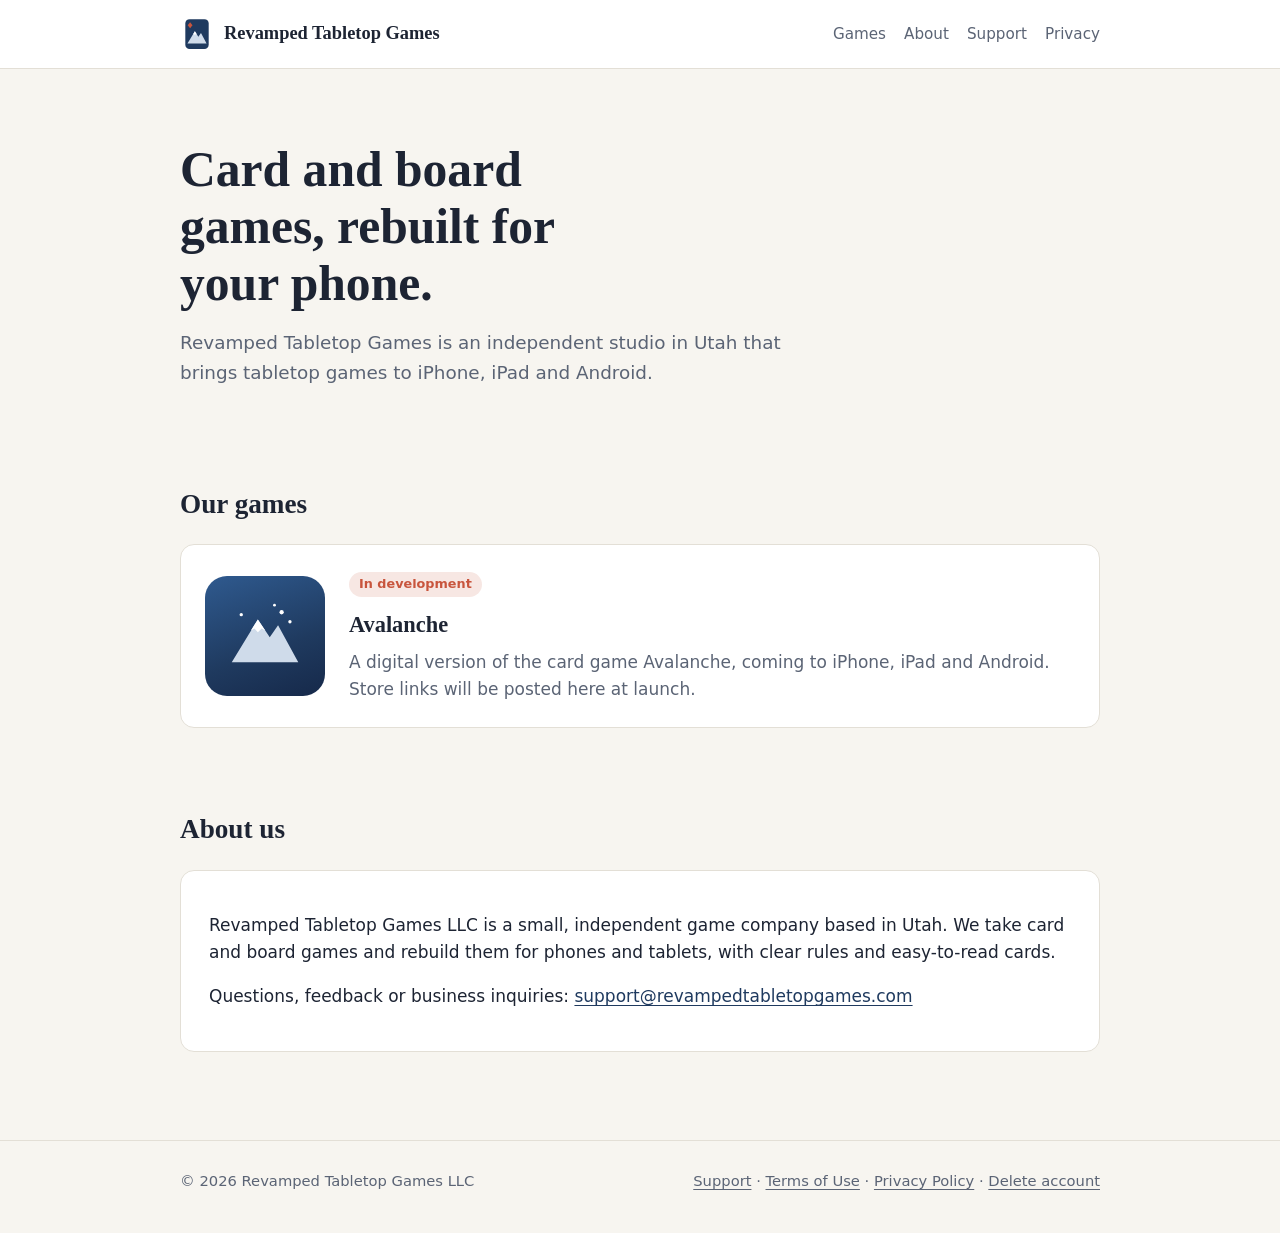
<file: index.html>
<!doctype html>
<html lang="en">
<head>
  <meta charset="utf-8">
  <meta name="viewport" content="width=device-width, initial-scale=1">
  <title>Revamped Tabletop Games</title>
  <meta name="description" content="Revamped Tabletop Games LLC makes mobile versions of card and board games for iPhone, iPad and Android.">
  <link rel="icon" href="favicon.svg" type="image/svg+xml">
  <link rel="stylesheet" href="styles.css">
</head>
<body>
  <header class="site-header">
    <div class="wrap">
      <a class="brand" href="./">
        <svg viewBox="0 0 64 64" aria-hidden="true">
          <rect class="logo-card" x="10" y="4" width="44" height="56" rx="8"/>
          <path class="logo-accent" d="M19 10l4.5 5.5-4.5 5.5-4.5-5.5z"/>
          <path fill="#cfdbea" d="M14 50 28 27l6.5 10 5-7L50 50z"/>
          <path fill="#ffffff" d="M28 27l3.9 6-1.9-1-2 2-1.8-2-1.85 1z"/>
        </svg>
        Revamped Tabletop Games
      </a>
      <nav class="nav" aria-label="Main">
        <a href="#games">Games</a>
        <a href="#about">About</a>
        <a href="support.html">Support</a>
        <a href="privacy.html">Privacy</a>
      </nav>
    </div>
  </header>

  <main>
    <div class="wrap hero">
      <h1>Card and board games, rebuilt for your phone.</h1>
      <p>Revamped Tabletop Games is an independent studio in Utah that brings tabletop games to iPhone, iPad and Android.</p>
    </div>

    <section id="games">
      <div class="wrap">
        <h2>Our games</h2>
        <article class="game-card">
          <div class="game-art" aria-hidden="true">
            <svg viewBox="0 0 64 64">
              <path fill="#cfdbea" d="M4 54 26 18l10 15 7-10 17 31z"/>
              <path fill="#ffffff" d="M26 18l6.2 9.3-3-1.6-3.2 3.1-2.9-3.1-3 1.6z"/>
              <circle cx="46" cy="12" r="1.8" fill="#ffffff"/>
              <circle cx="53" cy="20" r="1.4" fill="#ffffff"/>
              <circle cx="40" cy="6" r="1.2" fill="#ffffff"/>
              <circle cx="12" cy="14" r="1.4" fill="#ffffff"/>
            </svg>
          </div>
          <div>
            <span class="badge">In development</span>
            <h3>Avalanche</h3>
            <p>A digital version of the card game Avalanche, coming to iPhone, iPad and Android. Store links will be posted here at launch.</p>
          </div>
        </article>
      </div>
    </section>

    <section id="about">
      <div class="wrap">
        <h2>About us</h2>
        <div class="panel">
          <p>Revamped Tabletop Games LLC is a small, independent game company based in Utah. We take card and board games and rebuild them for phones and tablets, with clear rules and easy-to-read cards.</p>
          <p>Questions, feedback or business inquiries: <a href="mailto:support@revampedtabletopgames.com">support@revampedtabletopgames.com</a></p>
        </div>
      </div>
    </section>
  </main>

  <footer class="site-footer">
    <div class="wrap">
      <span>&copy; 2026 Revamped Tabletop Games LLC</span>
      <span><a href="support.html">Support</a> &middot; <a href="terms.html">Terms of Use</a> &middot; <a href="privacy.html">Privacy Policy</a> &middot; <a href="delete-account.html">Delete account</a></span>
    </div>
  </footer>
</body>
</html>
</file>
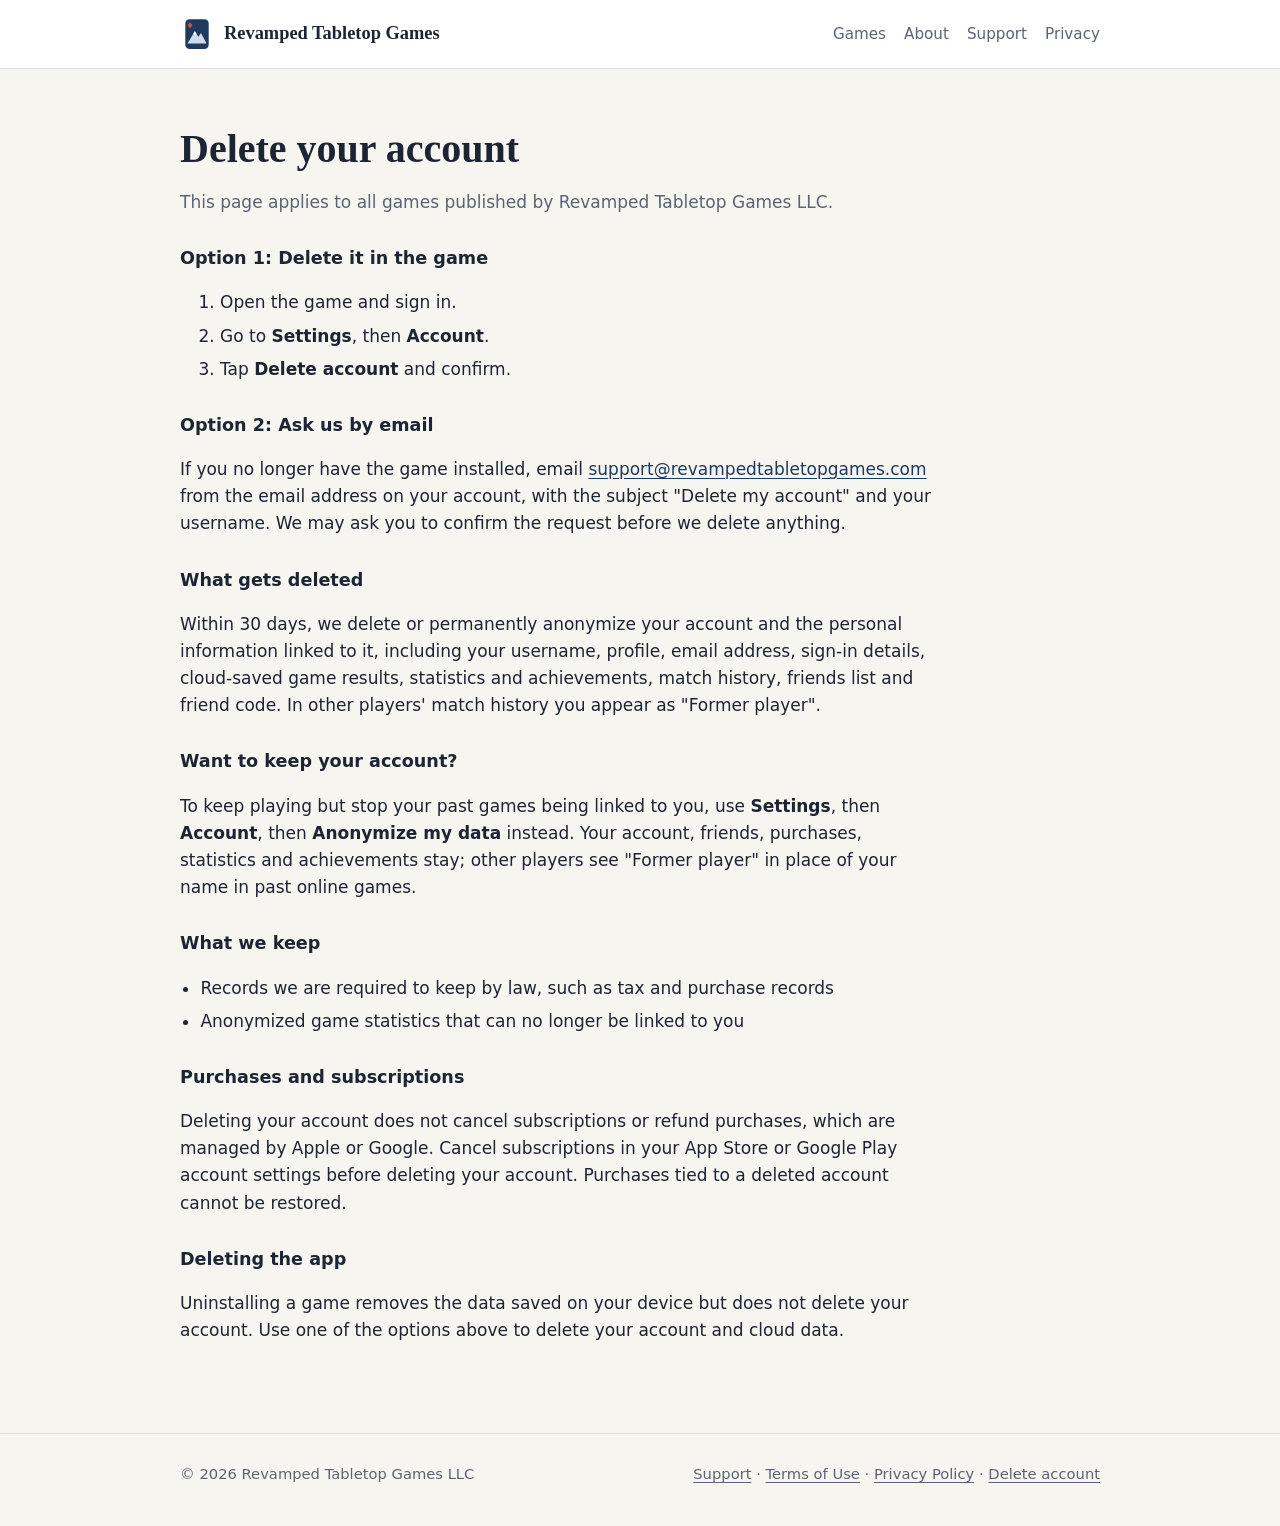
<file: delete-account.html>
<!doctype html>
<html lang="en">
<head>
  <meta charset="utf-8">
  <meta name="viewport" content="width=device-width, initial-scale=1">
  <title>Delete Your Account | Revamped Tabletop Games</title>
  <meta name="description" content="How to delete your Revamped Tabletop Games account and the data associated with it.">
  <link rel="icon" href="favicon.svg" type="image/svg+xml">
  <link rel="stylesheet" href="styles.css">
</head>
<body>
  <header class="site-header">
    <div class="wrap">
      <a class="brand" href="./">
        <svg viewBox="0 0 64 64" aria-hidden="true">
          <rect class="logo-card" x="10" y="4" width="44" height="56" rx="8"/>
          <path class="logo-accent" d="M19 10l4.5 5.5-4.5 5.5-4.5-5.5z"/>
          <path fill="#cfdbea" d="M14 50 28 27l6.5 10 5-7L50 50z"/>
          <path fill="#ffffff" d="M28 27l3.9 6-1.9-1-2 2-1.8-2-1.85 1z"/>
        </svg>
        Revamped Tabletop Games
      </a>
      <nav class="nav" aria-label="Main">
        <a href="./#games">Games</a>
        <a href="./#about">About</a>
        <a href="support.html">Support</a>
        <a href="privacy.html">Privacy</a>
      </nav>
    </div>
  </header>

  <main class="wrap page">
    <h1>Delete your account</h1>
    <p class="lede">This page applies to all games published by Revamped Tabletop Games LLC.</p>

    <div class="prose">
      <h3>Option 1: Delete it in the game</h3>
      <ol>
        <li>Open the game and sign in.</li>
        <li>Go to <strong>Settings</strong>, then <strong>Account</strong>.</li>
        <li>Tap <strong>Delete account</strong> and confirm.</li>
      </ol>

      <h3>Option 2: Ask us by email</h3>
      <p>If you no longer have the game installed, email <a href="mailto:support@revampedtabletopgames.com?subject=Delete%20my%20account">support@revampedtabletopgames.com</a> from the email address on your account, with the subject "Delete my account" and your username. We may ask you to confirm the request before we delete anything.</p>

      <h3>What gets deleted</h3>
      <p>Within 30 days, we delete or permanently anonymize your account and the personal information linked to it, including your username, profile, email address, sign-in details, cloud-saved game results, statistics and achievements, match history, friends list and friend code. In other players' match history you appear as "Former player".</p>

      <h3>Want to keep your account?</h3>
      <p>To keep playing but stop your past games being linked to you, use <strong>Settings</strong>, then <strong>Account</strong>, then <strong>Anonymize my data</strong> instead. Your account, friends, purchases, statistics and achievements stay; other players see "Former player" in place of your name in past online games.</p>

      <h3>What we keep</h3>
      <ul>
        <li>Records we are required to keep by law, such as tax and purchase records</li>
        <li>Anonymized game statistics that can no longer be linked to you</li>
      </ul>

      <h3>Purchases and subscriptions</h3>
      <p>Deleting your account does not cancel subscriptions or refund purchases, which are managed by Apple or Google. Cancel subscriptions in your App Store or Google Play account settings before deleting your account. Purchases tied to a deleted account cannot be restored.</p>

      <h3>Deleting the app</h3>
      <p>Uninstalling a game removes the data saved on your device but does not delete your account. Use one of the options above to delete your account and cloud data.</p>
    </div>
  </main>

  <footer class="site-footer">
    <div class="wrap">
      <span>&copy; 2026 Revamped Tabletop Games LLC</span>
      <span><a href="support.html">Support</a> &middot; <a href="terms.html">Terms of Use</a> &middot; <a href="privacy.html">Privacy Policy</a> &middot; <a href="delete-account.html">Delete account</a></span>
    </div>
  </footer>
</body>
</html>
</file>
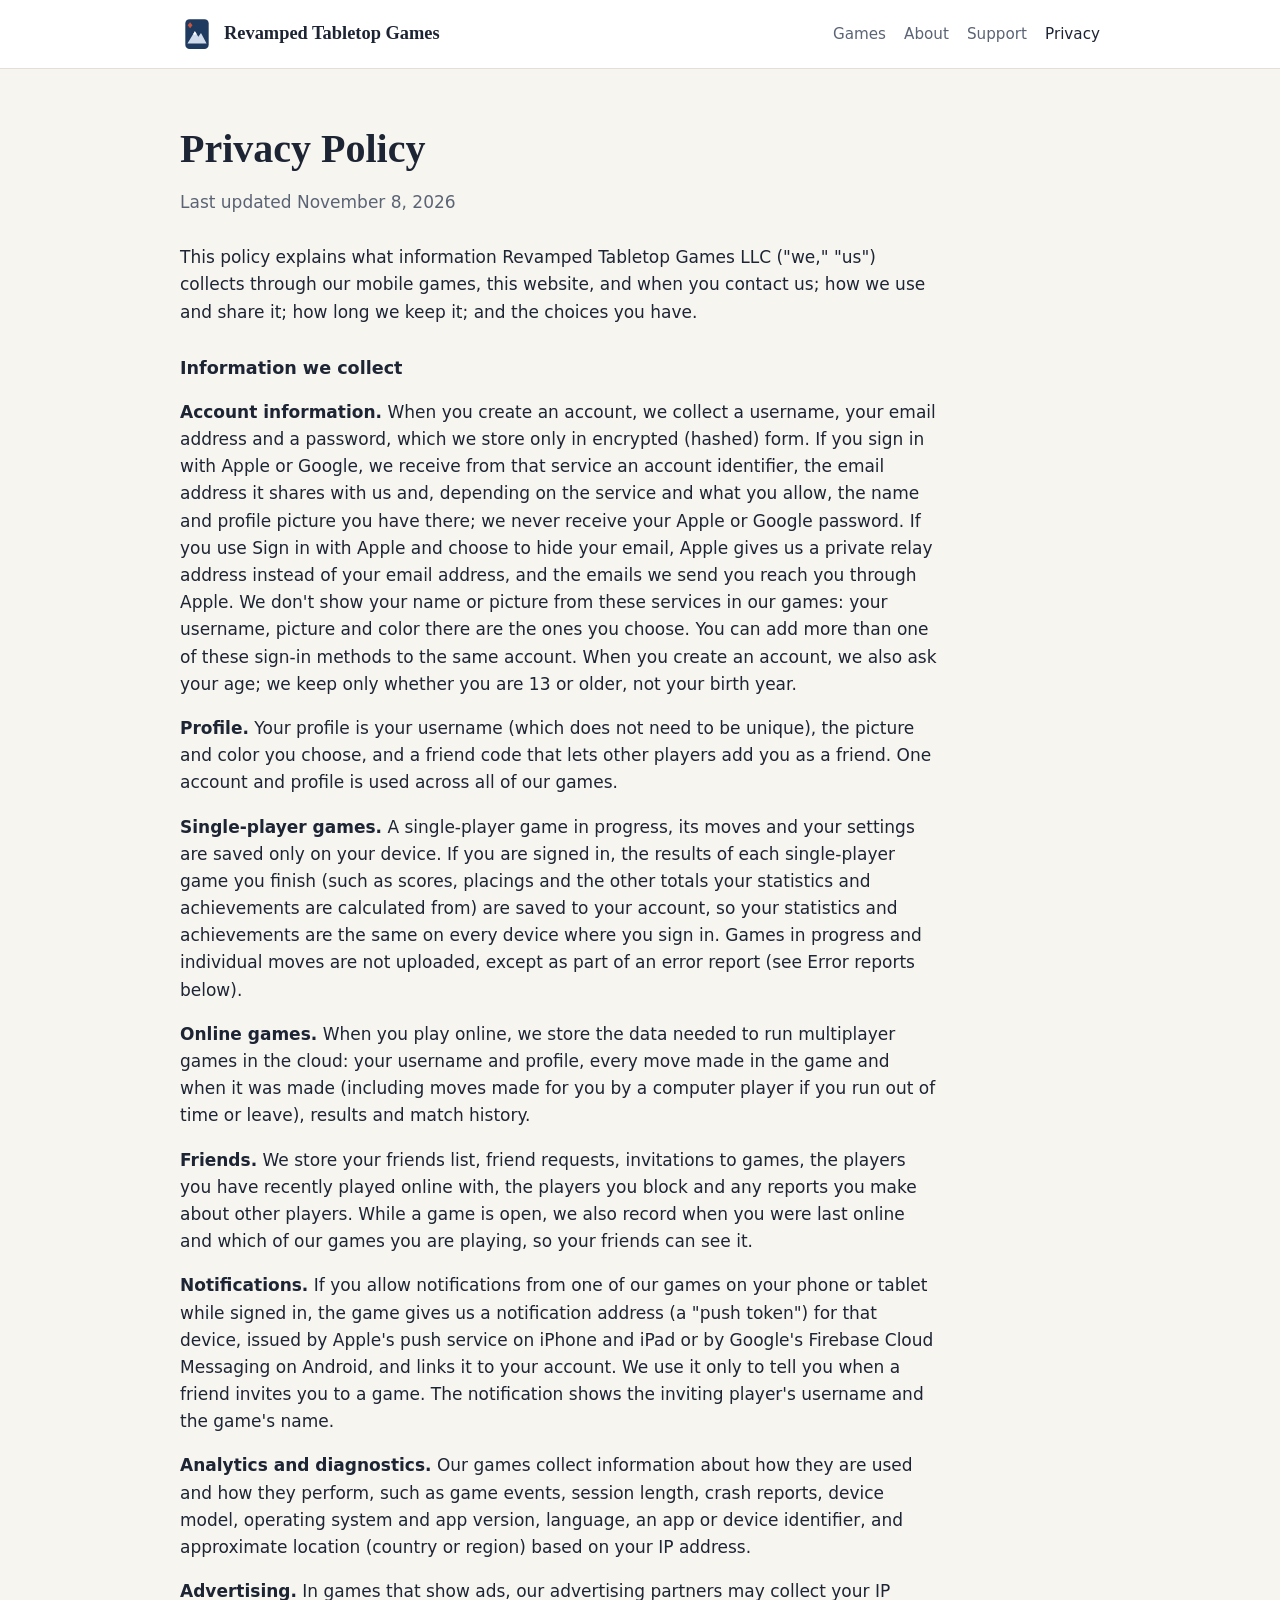
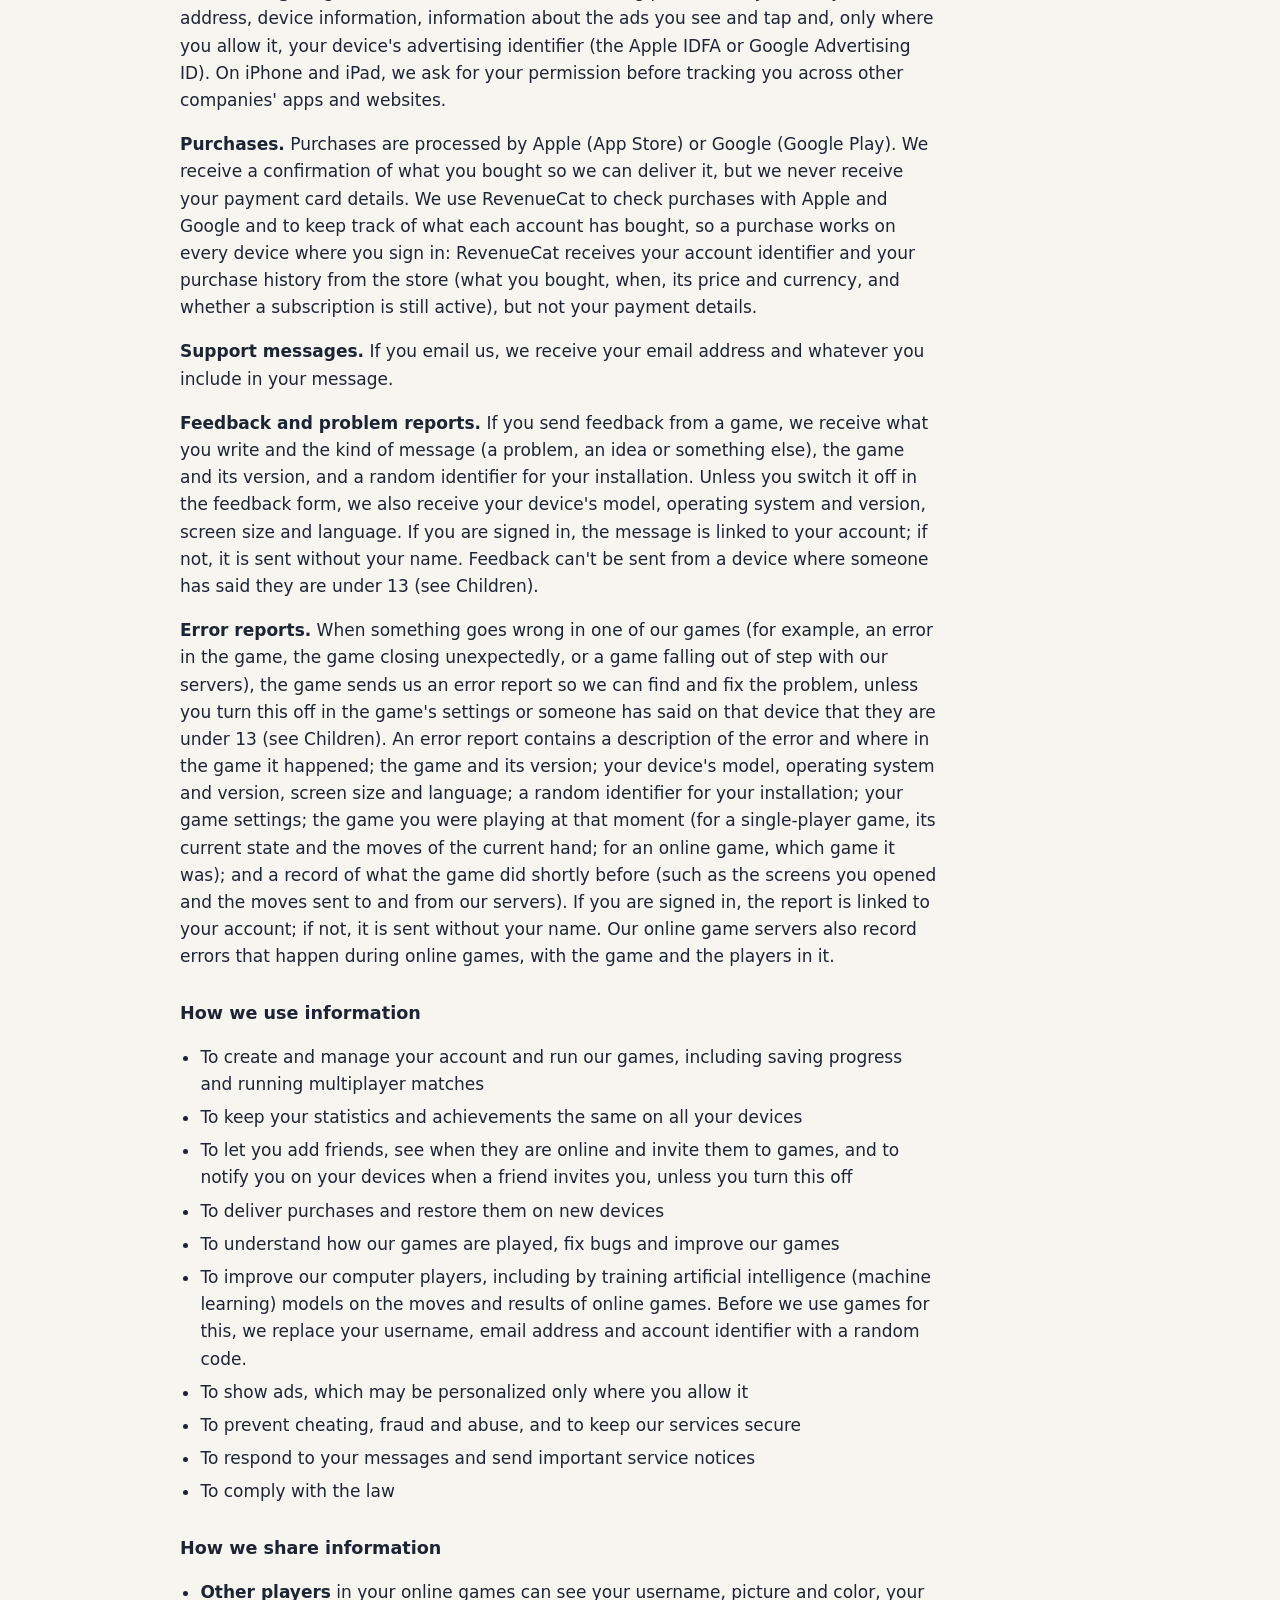
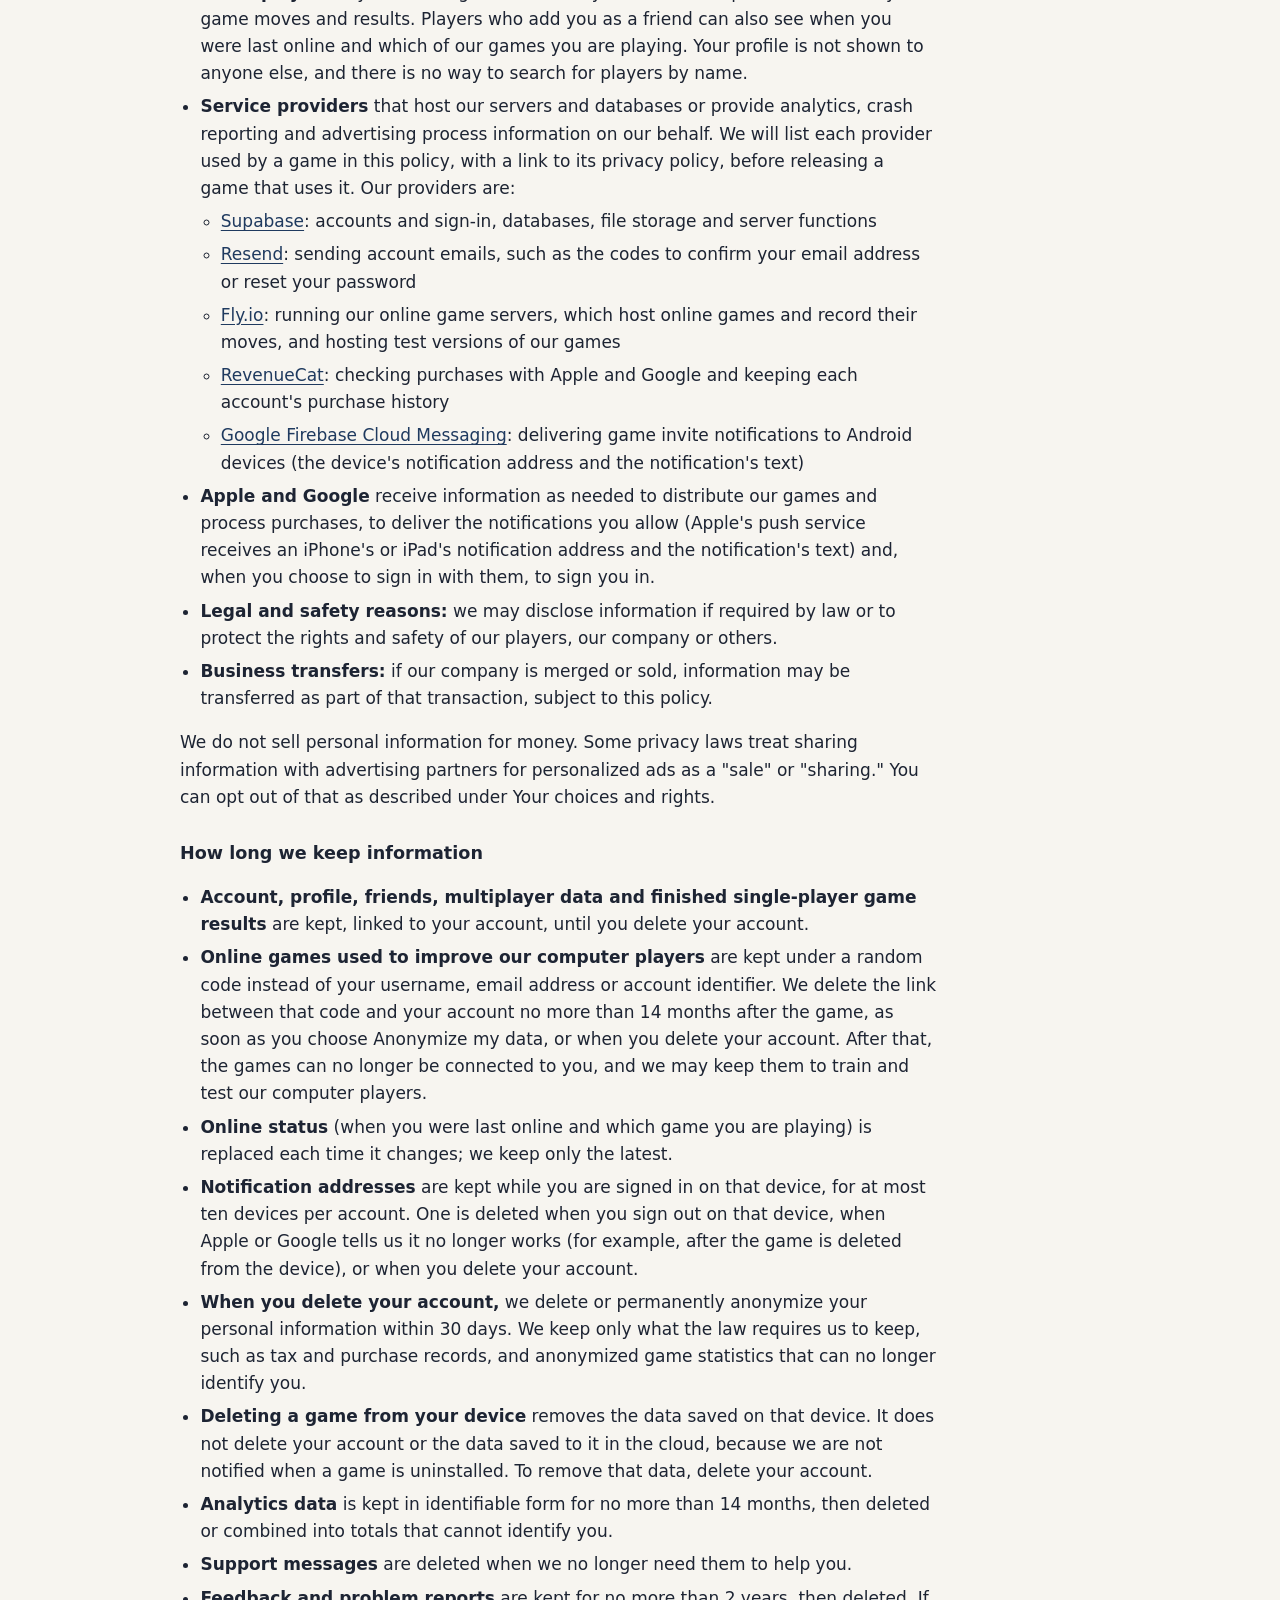
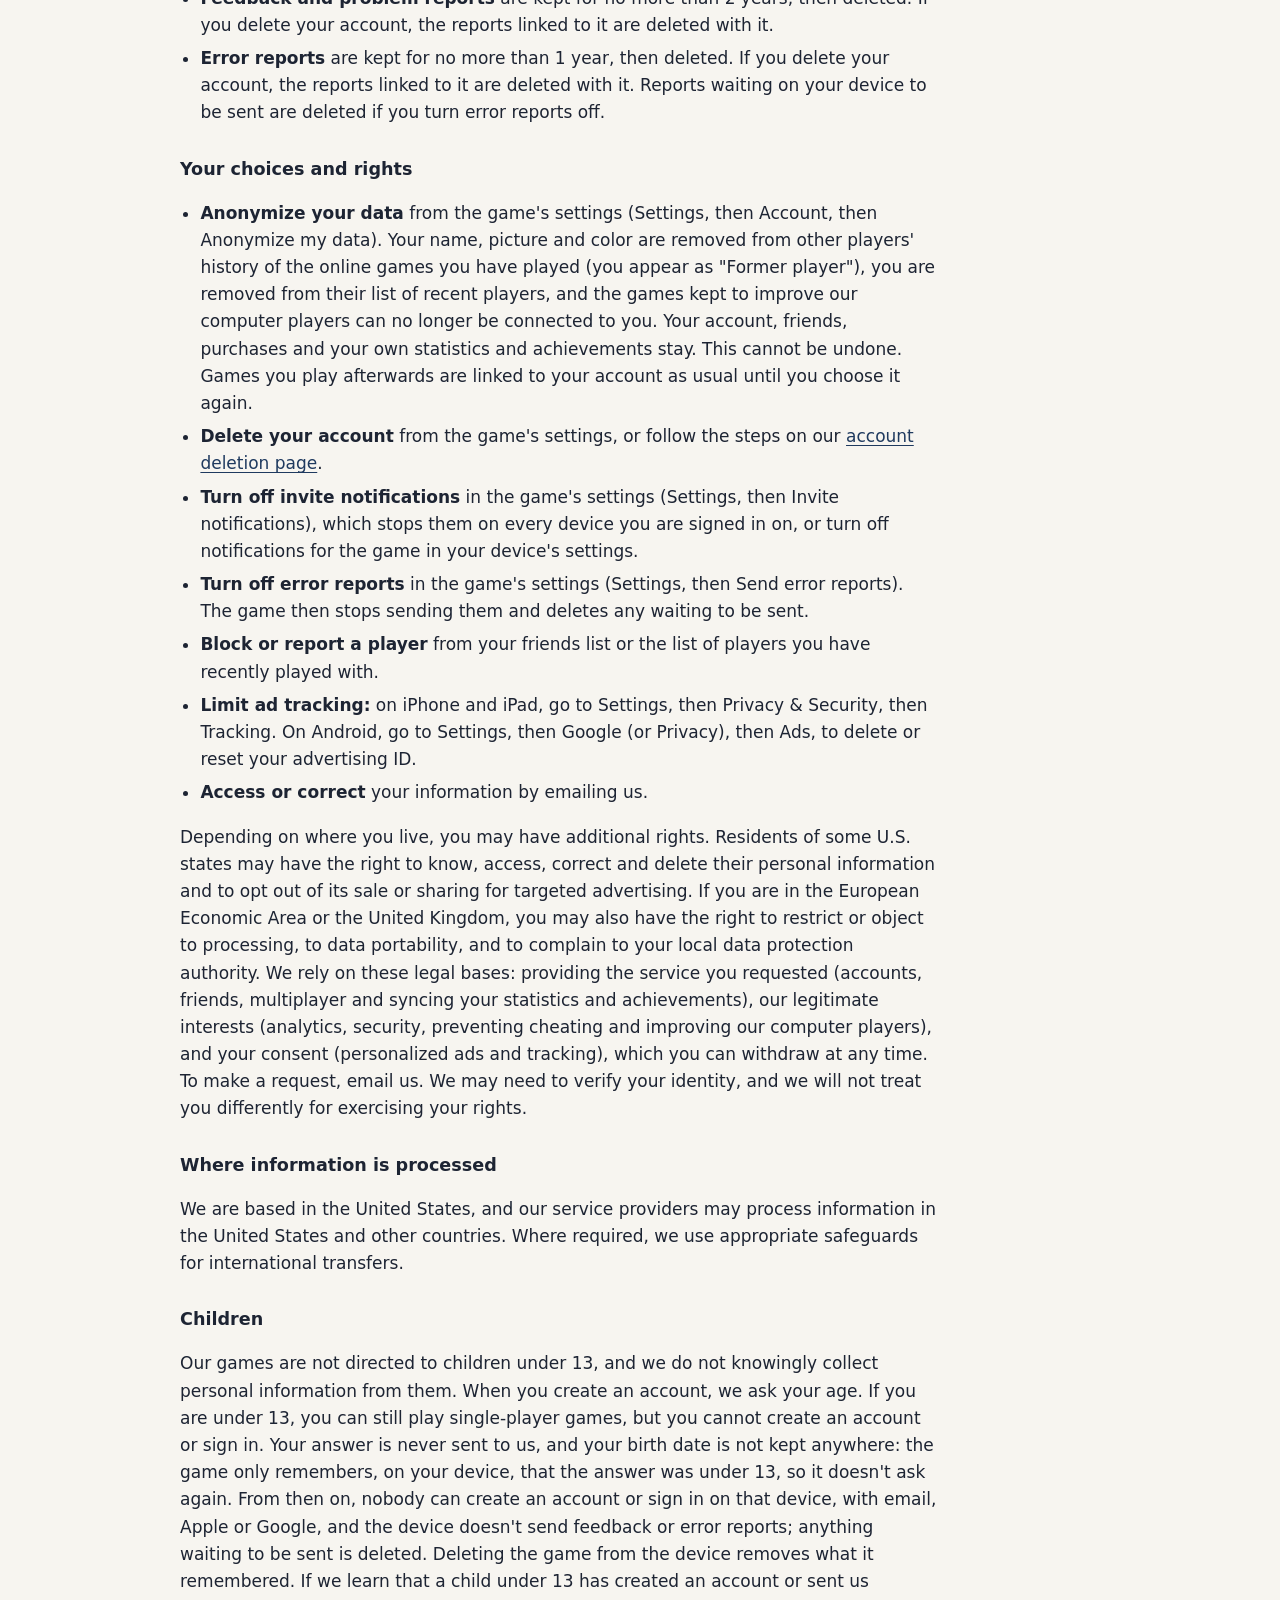
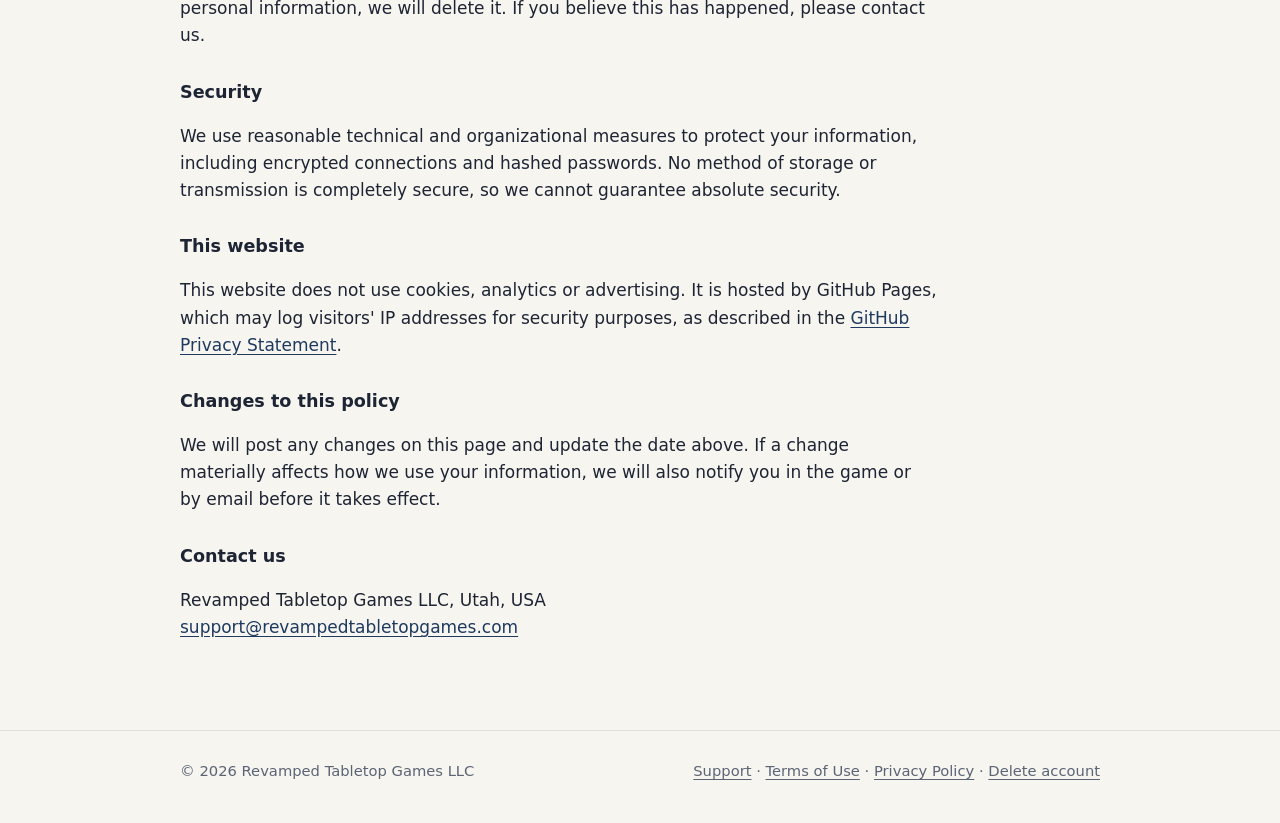
<file: privacy.html>
<!doctype html>
<html lang="en">
<head>
  <meta charset="utf-8">
  <meta name="viewport" content="width=device-width, initial-scale=1">
  <title>Privacy Policy | Revamped Tabletop Games</title>
  <meta name="description" content="Privacy Policy for Revamped Tabletop Games LLC and its games.">
  <link rel="icon" href="favicon.svg" type="image/svg+xml">
  <link rel="stylesheet" href="styles.css">
</head>
<body>
  <header class="site-header">
    <div class="wrap">
      <a class="brand" href="./">
        <svg viewBox="0 0 64 64" aria-hidden="true">
          <rect class="logo-card" x="10" y="4" width="44" height="56" rx="8"/>
          <path class="logo-accent" d="M19 10l4.5 5.5-4.5 5.5-4.5-5.5z"/>
          <path fill="#cfdbea" d="M14 50 28 27l6.5 10 5-7L50 50z"/>
          <path fill="#ffffff" d="M28 27l3.9 6-1.9-1-2 2-1.8-2-1.85 1z"/>
        </svg>
        Revamped Tabletop Games
      </a>
      <nav class="nav" aria-label="Main">
        <a href="./#games">Games</a>
        <a href="./#about">About</a>
        <a href="support.html">Support</a>
        <a href="privacy.html" aria-current="page">Privacy</a>
      </nav>
    </div>
  </header>

  <main class="wrap page">
    <h1>Privacy Policy</h1>
    <p class="lede">Last updated November 8, 2026</p>

    <div class="prose">
      <p>This policy explains what information Revamped Tabletop Games LLC ("we," "us") collects through our mobile games, this website, and when you contact us; how we use and share it; how long we keep it; and the choices you have.</p>

      <h3>Information we collect</h3>
      <p><strong>Account information.</strong> When you create an account, we collect a username, your email address and a password, which we store only in encrypted (hashed) form. If you sign in with Apple or Google, we receive from that service an account identifier, the email address it shares with us and, depending on the service and what you allow, the name and profile picture you have there; we never receive your Apple or Google password. If you use Sign in with Apple and choose to hide your email, Apple gives us a private relay address instead of your email address, and the emails we send you reach you through Apple. We don't show your name or picture from these services in our games: your username, picture and color there are the ones you choose. You can add more than one of these sign-in methods to the same account. When you create an account, we also ask your age; we keep only whether you are 13 or older, not your birth year.</p>
      <p><strong>Profile.</strong> Your profile is your username (which does not need to be unique), the picture and color you choose, and a friend code that lets other players add you as a friend. One account and profile is used across all of our games.</p>
      <p><strong>Single-player games.</strong> A single-player game in progress, its moves and your settings are saved only on your device. If you are signed in, the results of each single-player game you finish (such as scores, placings and the other totals your statistics and achievements are calculated from) are saved to your account, so your statistics and achievements are the same on every device where you sign in. Games in progress and individual moves are not uploaded, except as part of an error report (see Error reports below).</p>
      <p><strong>Online games.</strong> When you play online, we store the data needed to run multiplayer games in the cloud: your username and profile, every move made in the game and when it was made (including moves made for you by a computer player if you run out of time or leave), results and match history.</p>
      <p><strong>Friends.</strong> We store your friends list, friend requests, invitations to games, the players you have recently played online with, the players you block and any reports you make about other players. While a game is open, we also record when you were last online and which of our games you are playing, so your friends can see it.</p>
      <p><strong>Notifications.</strong> If you allow notifications from one of our games on your phone or tablet while signed in, the game gives us a notification address (a "push token") for that device, issued by Apple's push service on iPhone and iPad or by Google's Firebase Cloud Messaging on Android, and links it to your account. We use it only to tell you when a friend invites you to a game. The notification shows the inviting player's username and the game's name.</p>
      <p><strong>Analytics and diagnostics.</strong> Our games collect information about how they are used and how they perform, such as game events, session length, crash reports, device model, operating system and app version, language, an app or device identifier, and approximate location (country or region) based on your IP address.</p>
      <p><strong>Advertising.</strong> In games that show ads, our advertising partners may collect your IP address, device information, information about the ads you see and tap and, only where you allow it, your device's advertising identifier (the Apple IDFA or Google Advertising ID). On iPhone and iPad, we ask for your permission before tracking you across other companies' apps and websites.</p>
      <p><strong>Purchases.</strong> Purchases are processed by Apple (App Store) or Google (Google Play). We receive a confirmation of what you bought so we can deliver it, but we never receive your payment card details. We use RevenueCat to check purchases with Apple and Google and to keep track of what each account has bought, so a purchase works on every device where you sign in: RevenueCat receives your account identifier and your purchase history from the store (what you bought, when, its price and currency, and whether a subscription is still active), but not your payment details.</p>
      <p><strong>Support messages.</strong> If you email us, we receive your email address and whatever you include in your message.</p>
      <p><strong>Feedback and problem reports.</strong> If you send feedback from a game, we receive what you write and the kind of message (a problem, an idea or something else), the game and its version, and a random identifier for your installation. Unless you switch it off in the feedback form, we also receive your device's model, operating system and version, screen size and language. If you are signed in, the message is linked to your account; if not, it is sent without your name. Feedback can't be sent from a device where someone has said they are under 13 (see Children).</p>
      <p><strong>Error reports.</strong> When something goes wrong in one of our games (for example, an error in the game, the game closing unexpectedly, or a game falling out of step with our servers), the game sends us an error report so we can find and fix the problem, unless you turn this off in the game's settings or someone has said on that device that they are under 13 (see Children). An error report contains a description of the error and where in the game it happened; the game and its version; your device's model, operating system and version, screen size and language; a random identifier for your installation; your game settings; the game you were playing at that moment (for a single-player game, its current state and the moves of the current hand; for an online game, which game it was); and a record of what the game did shortly before (such as the screens you opened and the moves sent to and from our servers). If you are signed in, the report is linked to your account; if not, it is sent without your name. Our online game servers also record errors that happen during online games, with the game and the players in it.</p>

      <h3>How we use information</h3>
      <ul>
        <li>To create and manage your account and run our games, including saving progress and running multiplayer matches</li>
        <li>To keep your statistics and achievements the same on all your devices</li>
        <li>To let you add friends, see when they are online and invite them to games, and to notify you on your devices when a friend invites you, unless you turn this off</li>
        <li>To deliver purchases and restore them on new devices</li>
        <li>To understand how our games are played, fix bugs and improve our games</li>
        <li>To improve our computer players, including by training artificial intelligence (machine learning) models on the moves and results of online games. Before we use games for this, we replace your username, email address and account identifier with a random code.</li>
        <li>To show ads, which may be personalized only where you allow it</li>
        <li>To prevent cheating, fraud and abuse, and to keep our services secure</li>
        <li>To respond to your messages and send important service notices</li>
        <li>To comply with the law</li>
      </ul>

      <h3>How we share information</h3>
      <ul>
        <li><strong>Other players</strong> in your online games can see your username, picture and color, your game moves and results. Players who add you as a friend can also see when you were last online and which of our games you are playing. Your profile is not shown to anyone else, and there is no way to search for players by name.</li>
        <li><strong>Service providers</strong> that host our servers and databases or provide analytics, crash reporting and advertising process information on our behalf. We will list each provider used by a game in this policy, with a link to its privacy policy, before releasing a game that uses it. Our providers are:
          <ul>
            <li><a href="https://supabase.com/privacy">Supabase</a>: accounts and sign-in, databases, file storage and server functions</li>
            <li><a href="https://resend.com/legal/privacy-policy">Resend</a>: sending account emails, such as the codes to confirm your email address or reset your password</li>
            <li><a href="https://fly.io/legal/privacy-policy/">Fly.io</a>: running our online game servers, which host online games and record their moves, and hosting test versions of our games</li>
            <li><a href="https://www.revenuecat.com/privacy">RevenueCat</a>: checking purchases with Apple and Google and keeping each account's purchase history</li>
            <li><a href="https://firebase.google.com/support/privacy">Google Firebase Cloud Messaging</a>: delivering game invite notifications to Android devices (the device's notification address and the notification's text)</li>
          </ul>
        </li>
        <li><strong>Apple and Google</strong> receive information as needed to distribute our games and process purchases, to deliver the notifications you allow (Apple's push service receives an iPhone's or iPad's notification address and the notification's text) and, when you choose to sign in with them, to sign you in.</li>
        <li><strong>Legal and safety reasons:</strong> we may disclose information if required by law or to protect the rights and safety of our players, our company or others.</li>
        <li><strong>Business transfers:</strong> if our company is merged or sold, information may be transferred as part of that transaction, subject to this policy.</li>
      </ul>
      <p>We do not sell personal information for money. Some privacy laws treat sharing information with advertising partners for personalized ads as a "sale" or "sharing." You can opt out of that as described under Your choices and rights.</p>

      <h3>How long we keep information</h3>
      <ul>
        <li><strong>Account, profile, friends, multiplayer data and finished single-player game results</strong> are kept, linked to your account, until you delete your account.</li>
        <li><strong>Online games used to improve our computer players</strong> are kept under a random code instead of your username, email address or account identifier. We delete the link between that code and your account no more than 14 months after the game, as soon as you choose Anonymize my data, or when you delete your account. After that, the games can no longer be connected to you, and we may keep them to train and test our computer players.</li>
        <li><strong>Online status</strong> (when you were last online and which game you are playing) is replaced each time it changes; we keep only the latest.</li>
        <li><strong>Notification addresses</strong> are kept while you are signed in on that device, for at most ten devices per account. One is deleted when you sign out on that device, when Apple or Google tells us it no longer works (for example, after the game is deleted from the device), or when you delete your account.</li>
        <li><strong>When you delete your account,</strong> we delete or permanently anonymize your personal information within 30 days. We keep only what the law requires us to keep, such as tax and purchase records, and anonymized game statistics that can no longer identify you.</li>
        <li><strong>Deleting a game from your device</strong> removes the data saved on that device. It does not delete your account or the data saved to it in the cloud, because we are not notified when a game is uninstalled. To remove that data, delete your account.</li>
        <li><strong>Analytics data</strong> is kept in identifiable form for no more than 14 months, then deleted or combined into totals that cannot identify you.</li>
        <li><strong>Support messages</strong> are deleted when we no longer need them to help you.</li>
        <li><strong>Feedback and problem reports</strong> are kept for no more than 2 years, then deleted. If you delete your account, the reports linked to it are deleted with it.</li>
        <li><strong>Error reports</strong> are kept for no more than 1 year, then deleted. If you delete your account, the reports linked to it are deleted with it. Reports waiting on your device to be sent are deleted if you turn error reports off.</li>
      </ul>

      <h3>Your choices and rights</h3>
      <ul>
        <li><strong>Anonymize your data</strong> from the game's settings (Settings, then Account, then Anonymize my data). Your name, picture and color are removed from other players' history of the online games you have played (you appear as "Former player"), you are removed from their list of recent players, and the games kept to improve our computer players can no longer be connected to you. Your account, friends, purchases and your own statistics and achievements stay. This cannot be undone. Games you play afterwards are linked to your account as usual until you choose it again.</li>
        <li><strong>Delete your account</strong> from the game's settings, or follow the steps on our <a href="delete-account.html">account deletion page</a>.</li>
        <li><strong>Turn off invite notifications</strong> in the game's settings (Settings, then Invite notifications), which stops them on every device you are signed in on, or turn off notifications for the game in your device's settings.</li>
        <li><strong>Turn off error reports</strong> in the game's settings (Settings, then Send error reports). The game then stops sending them and deletes any waiting to be sent.</li>
        <li><strong>Block or report a player</strong> from your friends list or the list of players you have recently played with.</li>
        <li><strong>Limit ad tracking:</strong> on iPhone and iPad, go to Settings, then Privacy &amp; Security, then Tracking. On Android, go to Settings, then Google (or Privacy), then Ads, to delete or reset your advertising ID.</li>
        <li><strong>Access or correct</strong> your information by emailing us.</li>
      </ul>
      <p>Depending on where you live, you may have additional rights. Residents of some U.S. states may have the right to know, access, correct and delete their personal information and to opt out of its sale or sharing for targeted advertising. If you are in the European Economic Area or the United Kingdom, you may also have the right to restrict or object to processing, to data portability, and to complain to your local data protection authority. We rely on these legal bases: providing the service you requested (accounts, friends, multiplayer and syncing your statistics and achievements), our legitimate interests (analytics, security, preventing cheating and improving our computer players), and your consent (personalized ads and tracking), which you can withdraw at any time. To make a request, email us. We may need to verify your identity, and we will not treat you differently for exercising your rights.</p>

      <h3>Where information is processed</h3>
      <p>We are based in the United States, and our service providers may process information in the United States and other countries. Where required, we use appropriate safeguards for international transfers.</p>

      <h3>Children</h3>
      <p>Our games are not directed to children under 13, and we do not knowingly collect personal information from them. When you create an account, we ask your age. If you are under 13, you can still play single-player games, but you cannot create an account or sign in. Your answer is never sent to us, and your birth date is not kept anywhere: the game only remembers, on your device, that the answer was under 13, so it doesn't ask again. From then on, nobody can create an account or sign in on that device, with email, Apple or Google, and the device doesn't send feedback or error reports; anything waiting to be sent is deleted. Deleting the game from the device removes what it remembered. If we learn that a child under 13 has created an account or sent us personal information, we will delete it. If you believe this has happened, please contact us.</p>

      <h3>Security</h3>
      <p>We use reasonable technical and organizational measures to protect your information, including encrypted connections and hashed passwords. No method of storage or transmission is completely secure, so we cannot guarantee absolute security.</p>

      <h3>This website</h3>
      <p>This website does not use cookies, analytics or advertising. It is hosted by GitHub Pages, which may log visitors' IP addresses for security purposes, as described in the <a href="https://docs.github.com/en/site-policy/privacy-policies/github-general-privacy-statement">GitHub Privacy Statement</a>.</p>

      <h3>Changes to this policy</h3>
      <p>We will post any changes on this page and update the date above. If a change materially affects how we use your information, we will also notify you in the game or by email before it takes effect.</p>

      <h3>Contact us</h3>
      <p>Revamped Tabletop Games LLC, Utah, USA<br>
      <a href="mailto:support@revampedtabletopgames.com">support@revampedtabletopgames.com</a></p>
    </div>
  </main>

  <footer class="site-footer">
    <div class="wrap">
      <span>&copy; 2026 Revamped Tabletop Games LLC</span>
      <span><a href="support.html">Support</a> &middot; <a href="terms.html">Terms of Use</a> &middot; <a href="privacy.html">Privacy Policy</a> &middot; <a href="delete-account.html">Delete account</a></span>
    </div>
  </footer>
</body>
</html>
</file>
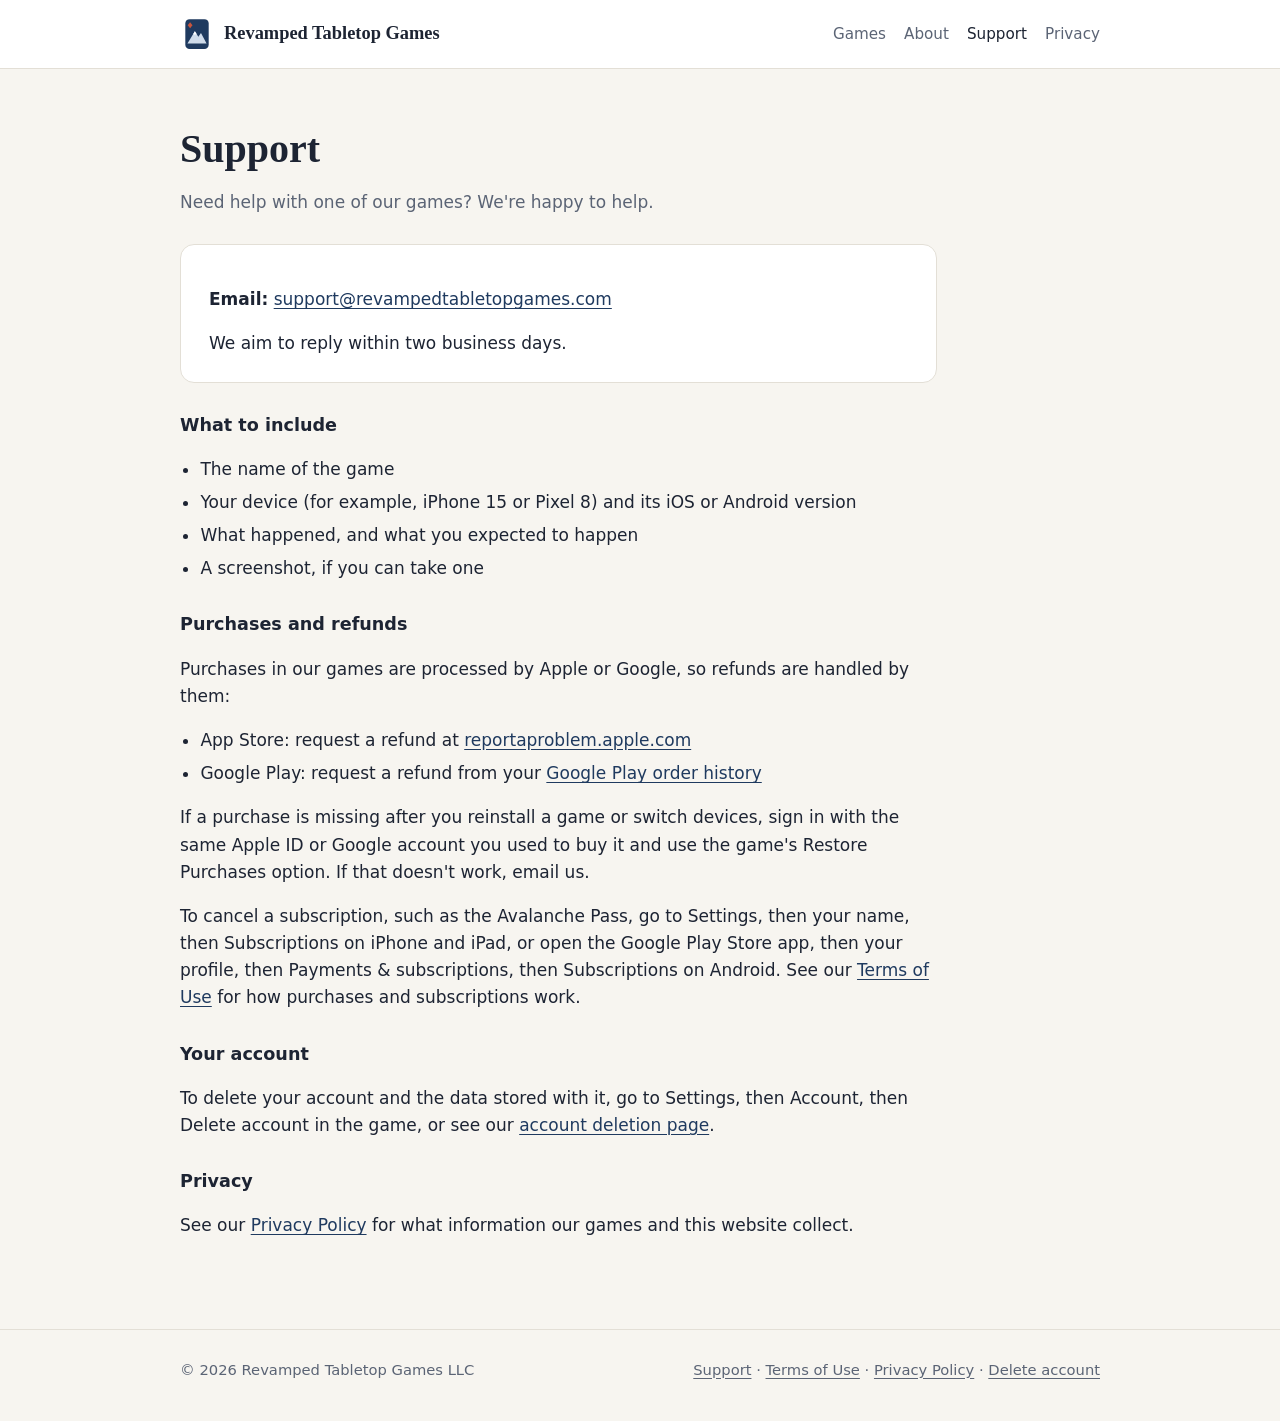
<file: support.html>
<!doctype html>
<html lang="en">
<head>
  <meta charset="utf-8">
  <meta name="viewport" content="width=device-width, initial-scale=1">
  <title>Support | Revamped Tabletop Games</title>
  <meta name="description" content="Get help with games from Revamped Tabletop Games LLC.">
  <link rel="icon" href="favicon.svg" type="image/svg+xml">
  <link rel="stylesheet" href="styles.css">
</head>
<body>
  <header class="site-header">
    <div class="wrap">
      <a class="brand" href="./">
        <svg viewBox="0 0 64 64" aria-hidden="true">
          <rect class="logo-card" x="10" y="4" width="44" height="56" rx="8"/>
          <path class="logo-accent" d="M19 10l4.5 5.5-4.5 5.5-4.5-5.5z"/>
          <path fill="#cfdbea" d="M14 50 28 27l6.5 10 5-7L50 50z"/>
          <path fill="#ffffff" d="M28 27l3.9 6-1.9-1-2 2-1.8-2-1.85 1z"/>
        </svg>
        Revamped Tabletop Games
      </a>
      <nav class="nav" aria-label="Main">
        <a href="./#games">Games</a>
        <a href="./#about">About</a>
        <a href="support.html" aria-current="page">Support</a>
        <a href="privacy.html">Privacy</a>
      </nav>
    </div>
  </header>

  <main class="wrap page">
    <h1>Support</h1>
    <p class="lede">Need help with one of our games? We're happy to help.</p>

    <div class="prose">
      <div class="panel">
        <p><strong>Email:</strong> <a href="mailto:support@revampedtabletopgames.com">support@revampedtabletopgames.com</a></p>
        <p style="margin-bottom:0">We aim to reply within two business days.</p>
      </div>

      <h3>What to include</h3>
      <ul>
        <li>The name of the game</li>
        <li>Your device (for example, iPhone 15 or Pixel 8) and its iOS or Android version</li>
        <li>What happened, and what you expected to happen</li>
        <li>A screenshot, if you can take one</li>
      </ul>

      <h3>Purchases and refunds</h3>
      <p>Purchases in our games are processed by Apple or Google, so refunds are handled by them:</p>
      <ul>
        <li>App Store: request a refund at <a href="https://reportaproblem.apple.com">reportaproblem.apple.com</a></li>
        <li>Google Play: request a refund from your <a href="https://play.google.com/store/account/orderhistory">Google Play order history</a></li>
      </ul>
      <p>If a purchase is missing after you reinstall a game or switch devices, sign in with the same Apple ID or Google account you used to buy it and use the game's Restore Purchases option. If that doesn't work, email us.</p>
      <p>To cancel a subscription, such as the Avalanche Pass, go to Settings, then your name, then Subscriptions on iPhone and iPad, or open the Google Play Store app, then your profile, then Payments &amp; subscriptions, then Subscriptions on Android. See our <a href="terms.html#purchases">Terms of Use</a> for how purchases and subscriptions work.</p>

      <h3>Your account</h3>
      <p>To delete your account and the data stored with it, go to Settings, then Account, then Delete account in the game, or see our <a href="delete-account.html">account deletion page</a>.</p>

      <h3>Privacy</h3>
      <p>See our <a href="privacy.html">Privacy Policy</a> for what information our games and this website collect.</p>
    </div>
  </main>

  <footer class="site-footer">
    <div class="wrap">
      <span>&copy; 2026 Revamped Tabletop Games LLC</span>
      <span><a href="support.html">Support</a> &middot; <a href="terms.html">Terms of Use</a> &middot; <a href="privacy.html">Privacy Policy</a> &middot; <a href="delete-account.html">Delete account</a></span>
    </div>
  </footer>
</body>
</html>
</file>
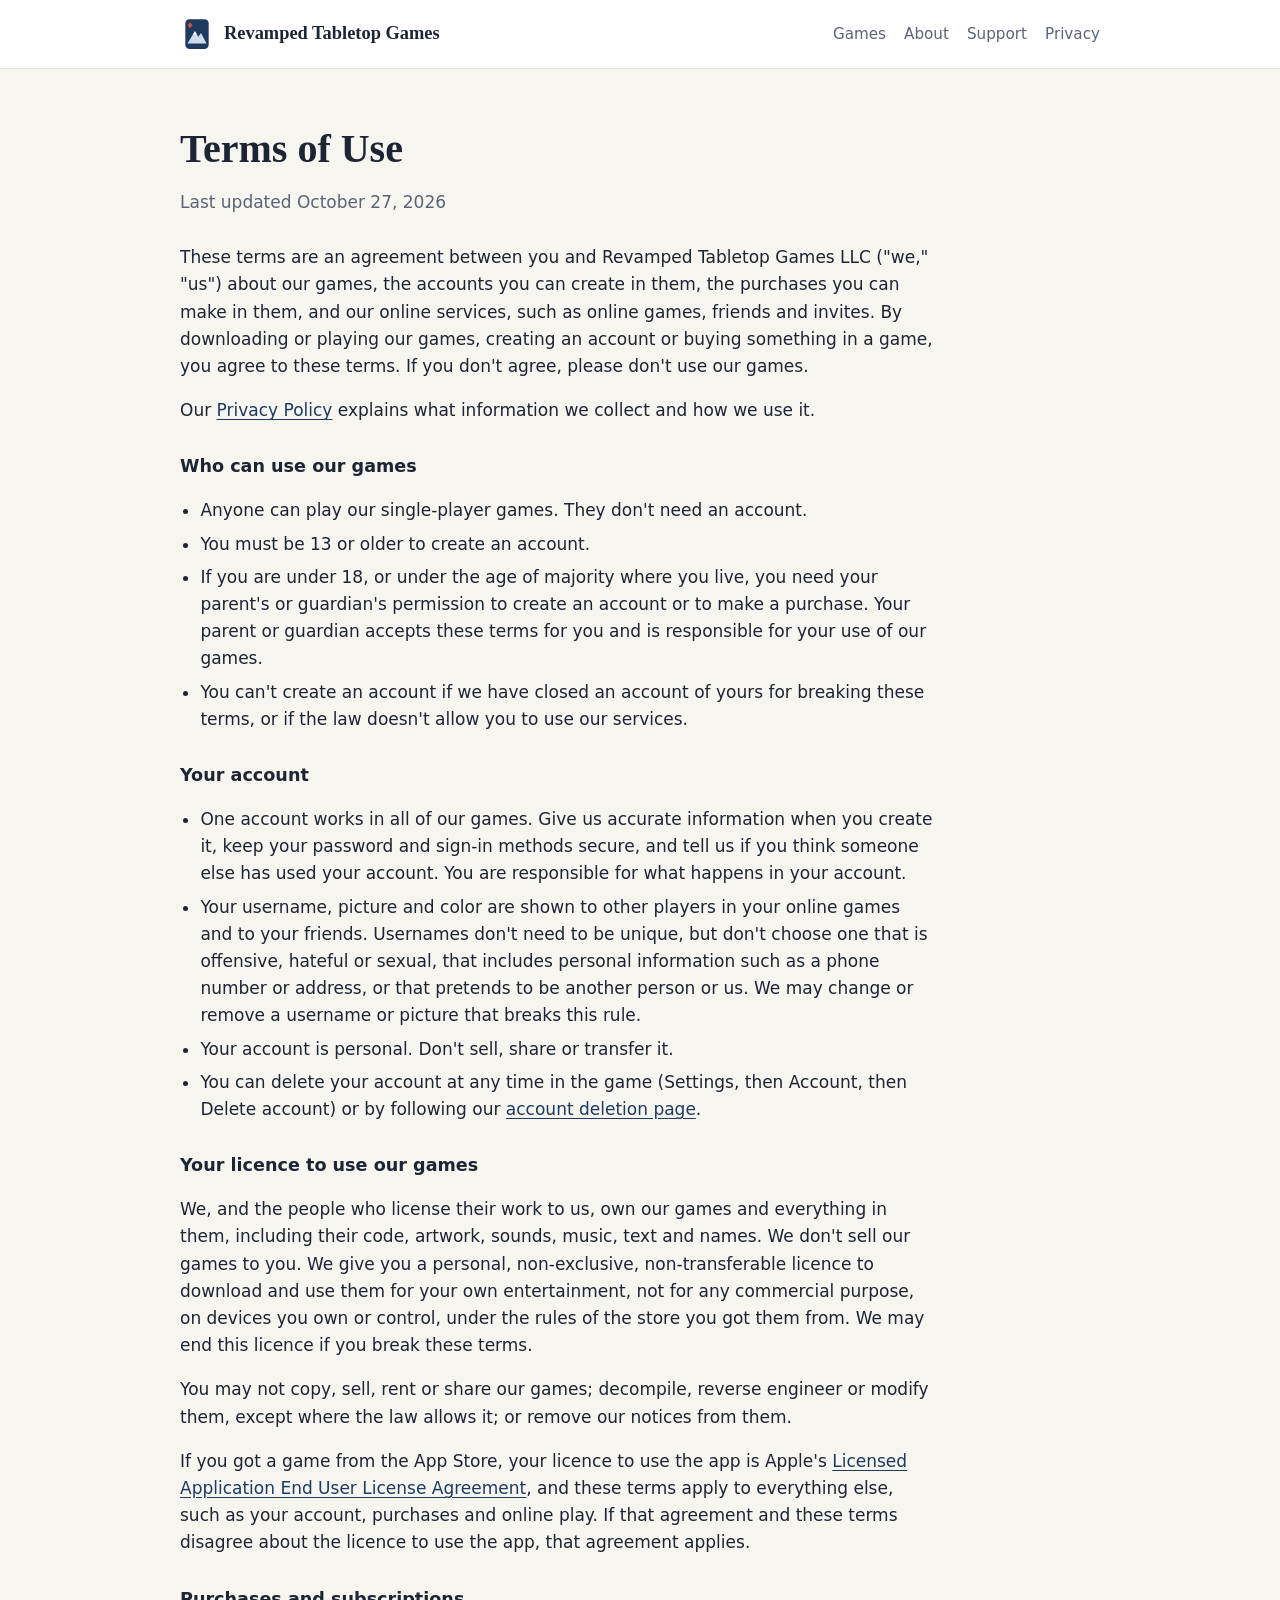
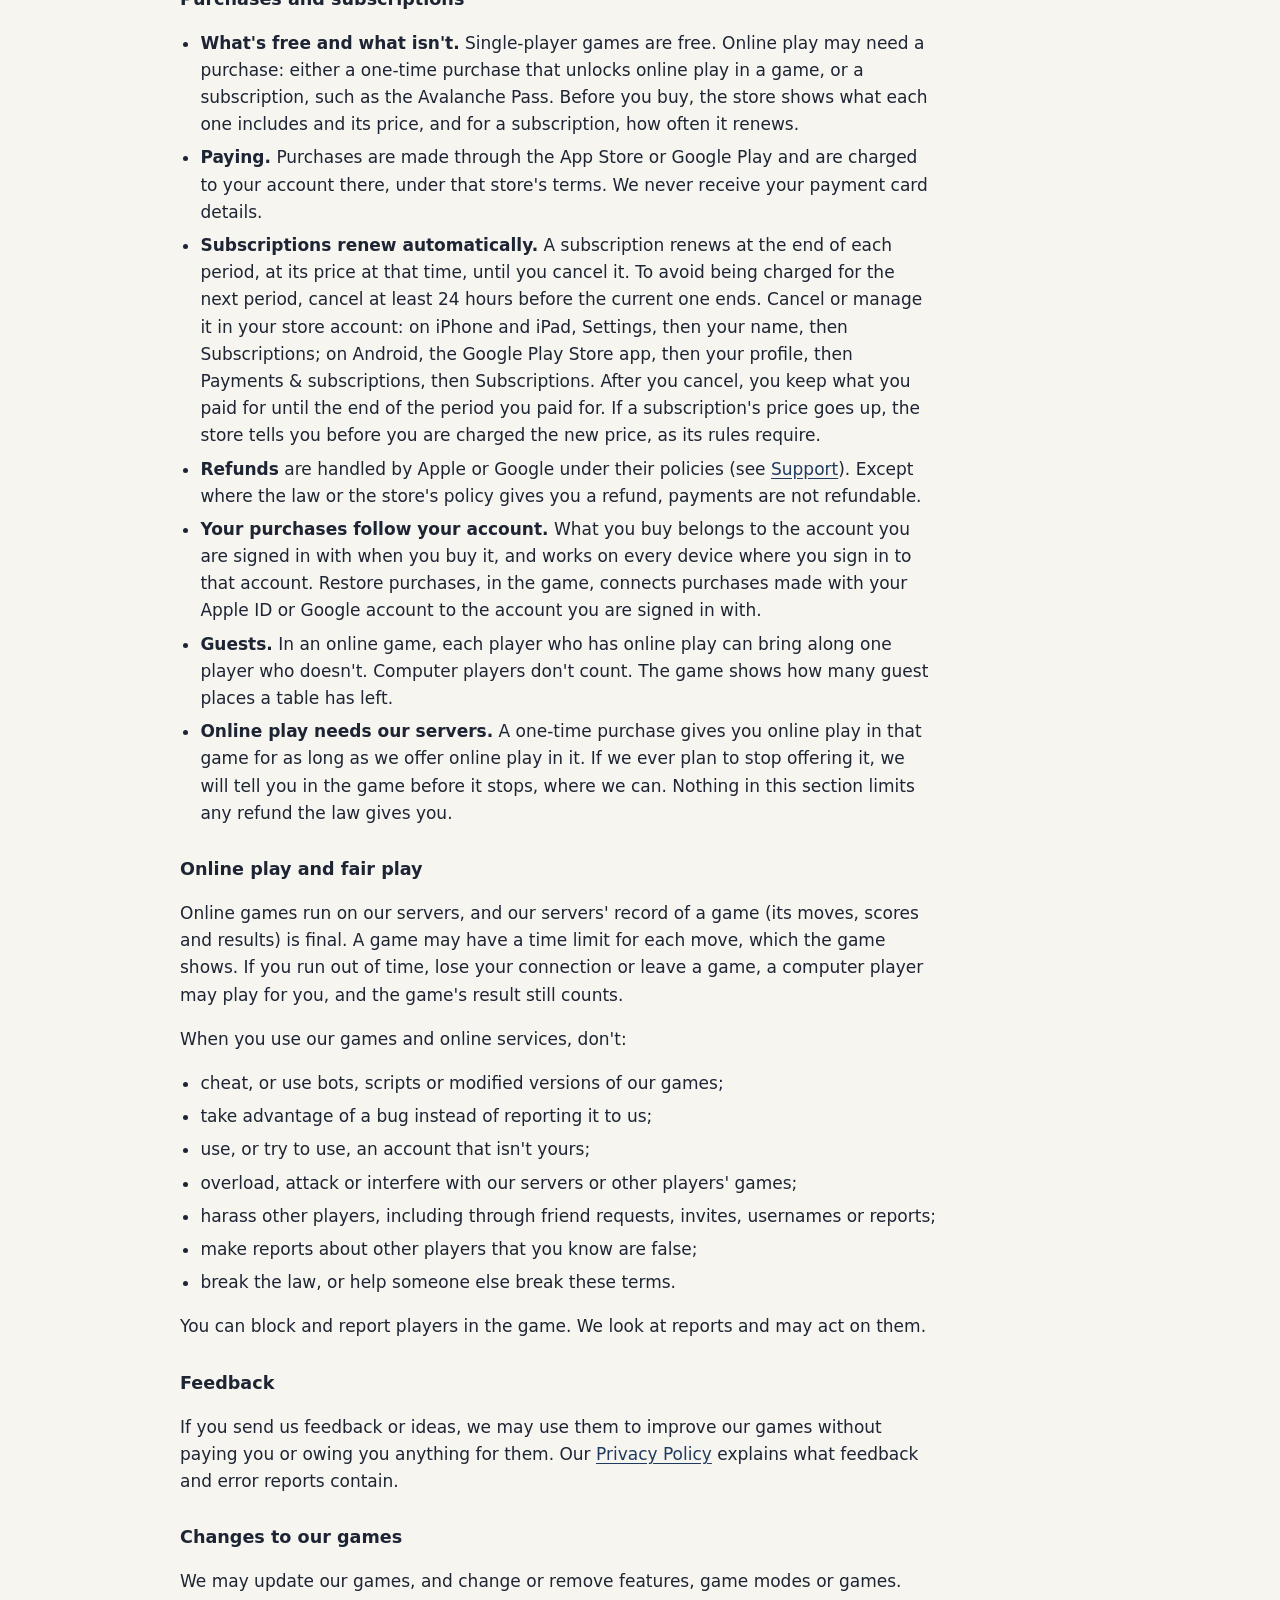
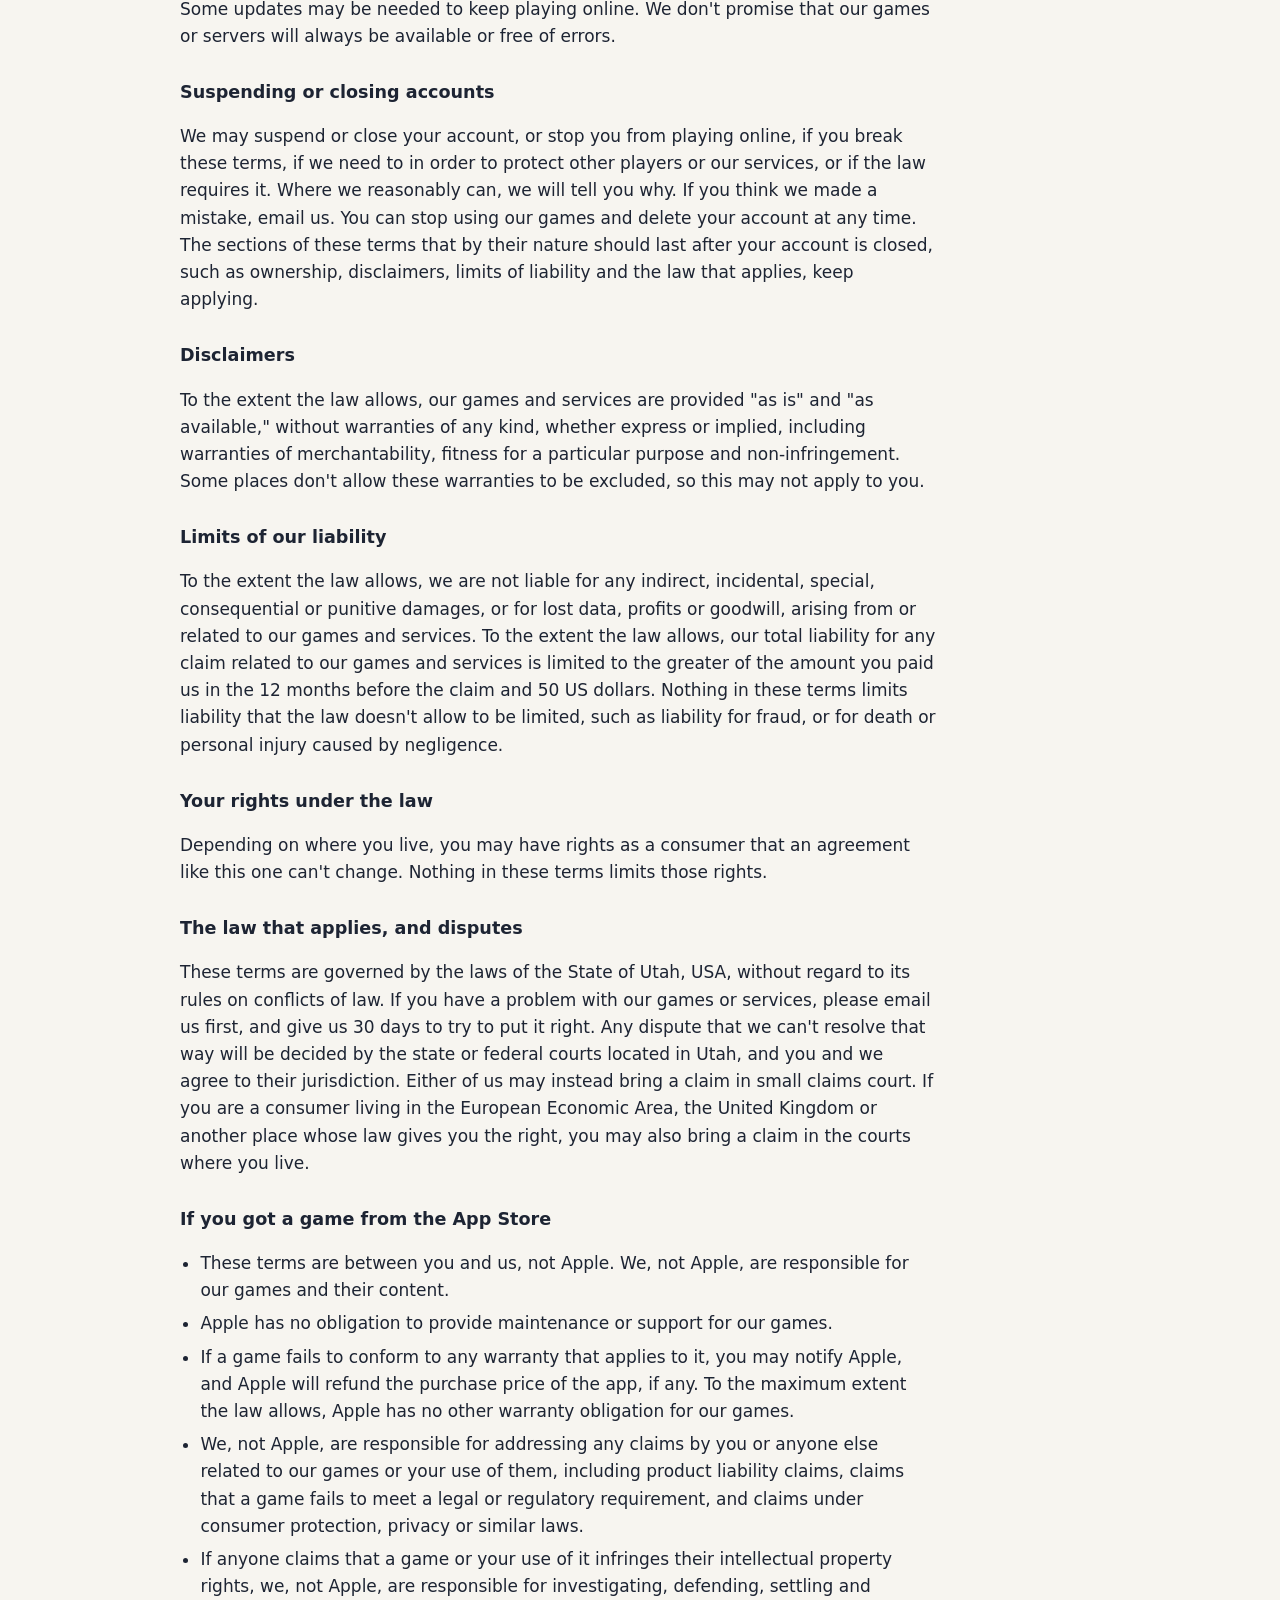
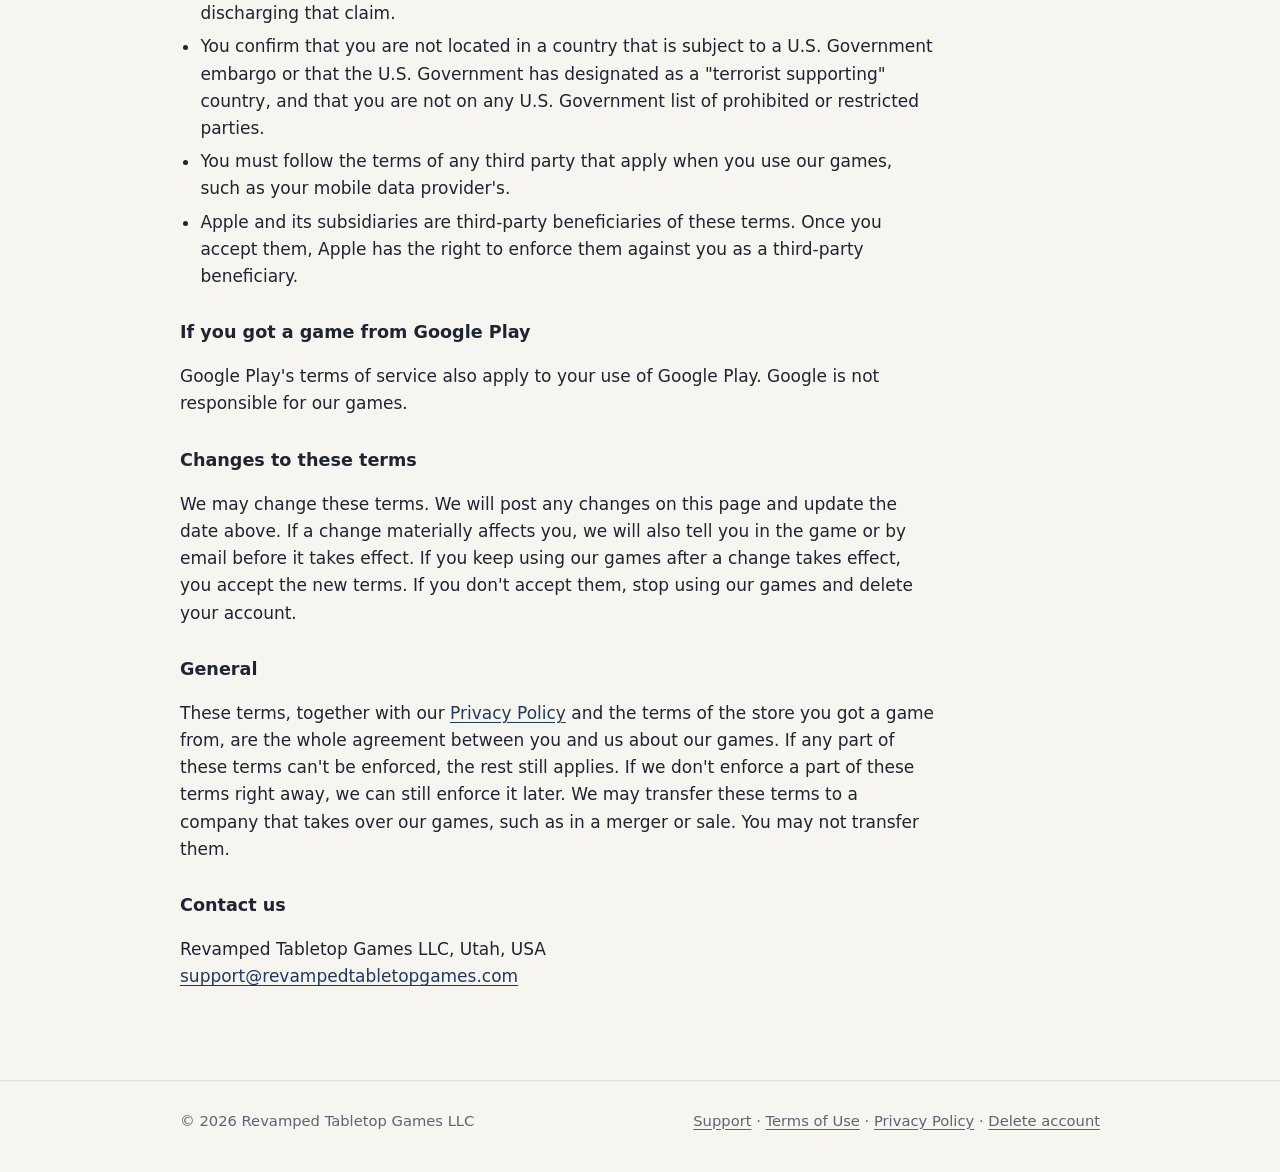
<file: terms.html>
<!doctype html>
<html lang="en">
<head>
  <meta charset="utf-8">
  <meta name="viewport" content="width=device-width, initial-scale=1">
  <title>Terms of Use | Revamped Tabletop Games</title>
  <meta name="description" content="Terms of Use for the games, accounts, purchases and online play of Revamped Tabletop Games LLC.">
  <link rel="icon" href="favicon.svg" type="image/svg+xml">
  <link rel="stylesheet" href="styles.css">
</head>
<body>
  <header class="site-header">
    <div class="wrap">
      <a class="brand" href="./">
        <svg viewBox="0 0 64 64" aria-hidden="true">
          <rect class="logo-card" x="10" y="4" width="44" height="56" rx="8"/>
          <path class="logo-accent" d="M19 10l4.5 5.5-4.5 5.5-4.5-5.5z"/>
          <path fill="#cfdbea" d="M14 50 28 27l6.5 10 5-7L50 50z"/>
          <path fill="#ffffff" d="M28 27l3.9 6-1.9-1-2 2-1.8-2-1.85 1z"/>
        </svg>
        Revamped Tabletop Games
      </a>
      <nav class="nav" aria-label="Main">
        <a href="./#games">Games</a>
        <a href="./#about">About</a>
        <a href="support.html">Support</a>
        <a href="privacy.html">Privacy</a>
      </nav>
    </div>
  </header>

  <main class="wrap page">
    <h1>Terms of Use</h1>
    <p class="lede">Last updated October 27, 2026</p>

    <div class="prose">
      <p>These terms are an agreement between you and Revamped Tabletop Games LLC ("we," "us") about our games, the accounts you can create in them, the purchases you can make in them, and our online services, such as online games, friends and invites. By downloading or playing our games, creating an account or buying something in a game, you agree to these terms. If you don't agree, please don't use our games.</p>
      <p>Our <a href="privacy.html">Privacy Policy</a> explains what information we collect and how we use it.</p>

      <h3 id="who">Who can use our games</h3>
      <ul>
        <li>Anyone can play our single-player games. They don't need an account.</li>
        <li>You must be 13 or older to create an account.</li>
        <li>If you are under 18, or under the age of majority where you live, you need your parent's or guardian's permission to create an account or to make a purchase. Your parent or guardian accepts these terms for you and is responsible for your use of our games.</li>
        <li>You can't create an account if we have closed an account of yours for breaking these terms, or if the law doesn't allow you to use our services.</li>
      </ul>

      <h3 id="account">Your account</h3>
      <ul>
        <li>One account works in all of our games. Give us accurate information when you create it, keep your password and sign-in methods secure, and tell us if you think someone else has used your account. You are responsible for what happens in your account.</li>
        <li>Your username, picture and color are shown to other players in your online games and to your friends. Usernames don't need to be unique, but don't choose one that is offensive, hateful or sexual, that includes personal information such as a phone number or address, or that pretends to be another person or us. We may change or remove a username or picture that breaks this rule.</li>
        <li>Your account is personal. Don't sell, share or transfer it.</li>
        <li>You can delete your account at any time in the game (Settings, then Account, then Delete account) or by following our <a href="delete-account.html">account deletion page</a>.</li>
      </ul>

      <h3 id="licence">Your licence to use our games</h3>
      <p>We, and the people who license their work to us, own our games and everything in them, including their code, artwork, sounds, music, text and names. We don't sell our games to you. We give you a personal, non-exclusive, non-transferable licence to download and use them for your own entertainment, not for any commercial purpose, on devices you own or control, under the rules of the store you got them from. We may end this licence if you break these terms.</p>
      <p>You may not copy, sell, rent or share our games; decompile, reverse engineer or modify them, except where the law allows it; or remove our notices from them.</p>
      <p>If you got a game from the App Store, your licence to use the app is Apple's <a href="https://www.apple.com/legal/internet-services/itunes/dev/stdeula/">Licensed Application End User License Agreement</a>, and these terms apply to everything else, such as your account, purchases and online play. If that agreement and these terms disagree about the licence to use the app, that agreement applies.</p>

      <h3 id="purchases">Purchases and subscriptions</h3>
      <ul>
        <li><strong>What's free and what isn't.</strong> Single-player games are free. Online play may need a purchase: either a one-time purchase that unlocks online play in a game, or a subscription, such as the Avalanche Pass. Before you buy, the store shows what each one includes and its price, and for a subscription, how often it renews.</li>
        <li><strong>Paying.</strong> Purchases are made through the App Store or Google Play and are charged to your account there, under that store's terms. We never receive your payment card details.</li>
        <li><strong>Subscriptions renew automatically.</strong> A subscription renews at the end of each period, at its price at that time, until you cancel it. To avoid being charged for the next period, cancel at least 24 hours before the current one ends. Cancel or manage it in your store account: on iPhone and iPad, Settings, then your name, then Subscriptions; on Android, the Google Play Store app, then your profile, then Payments &amp; subscriptions, then Subscriptions. After you cancel, you keep what you paid for until the end of the period you paid for. If a subscription's price goes up, the store tells you before you are charged the new price, as its rules require.</li>
        <li><strong>Refunds</strong> are handled by Apple or Google under their policies (see <a href="support.html">Support</a>). Except where the law or the store's policy gives you a refund, payments are not refundable.</li>
        <li><strong>Your purchases follow your account.</strong> What you buy belongs to the account you are signed in with when you buy it, and works on every device where you sign in to that account. Restore purchases, in the game, connects purchases made with your Apple ID or Google account to the account you are signed in with.</li>
        <li><strong>Guests.</strong> In an online game, each player who has online play can bring along one player who doesn't. Computer players don't count. The game shows how many guest places a table has left.</li>
        <li><strong>Online play needs our servers.</strong> A one-time purchase gives you online play in that game for as long as we offer online play in it. If we ever plan to stop offering it, we will tell you in the game before it stops, where we can. Nothing in this section limits any refund the law gives you.</li>
      </ul>

      <h3 id="online">Online play and fair play</h3>
      <p>Online games run on our servers, and our servers' record of a game (its moves, scores and results) is final. A game may have a time limit for each move, which the game shows. If you run out of time, lose your connection or leave a game, a computer player may play for you, and the game's result still counts.</p>
      <p>When you use our games and online services, don't:</p>
      <ul>
        <li>cheat, or use bots, scripts or modified versions of our games;</li>
        <li>take advantage of a bug instead of reporting it to us;</li>
        <li>use, or try to use, an account that isn't yours;</li>
        <li>overload, attack or interfere with our servers or other players' games;</li>
        <li>harass other players, including through friend requests, invites, usernames or reports;</li>
        <li>make reports about other players that you know are false;</li>
        <li>break the law, or help someone else break these terms.</li>
      </ul>
      <p>You can block and report players in the game. We look at reports and may act on them.</p>

      <h3 id="feedback">Feedback</h3>
      <p>If you send us feedback or ideas, we may use them to improve our games without paying you or owing you anything for them. Our <a href="privacy.html">Privacy Policy</a> explains what feedback and error reports contain.</p>

      <h3 id="changes-to-games">Changes to our games</h3>
      <p>We may update our games, and change or remove features, game modes or games. Some updates may be needed to keep playing online. We don't promise that our games or servers will always be available or free of errors.</p>

      <h3 id="ending">Suspending or closing accounts</h3>
      <p>We may suspend or close your account, or stop you from playing online, if you break these terms, if we need to in order to protect other players or our services, or if the law requires it. Where we reasonably can, we will tell you why. If you think we made a mistake, email us. You can stop using our games and delete your account at any time. The sections of these terms that by their nature should last after your account is closed, such as ownership, disclaimers, limits of liability and the law that applies, keep applying.</p>

      <h3 id="disclaimers">Disclaimers</h3>
      <p>To the extent the law allows, our games and services are provided "as is" and "as available," without warranties of any kind, whether express or implied, including warranties of merchantability, fitness for a particular purpose and non-infringement. Some places don't allow these warranties to be excluded, so this may not apply to you.</p>

      <h3 id="liability">Limits of our liability</h3>
      <p>To the extent the law allows, we are not liable for any indirect, incidental, special, consequential or punitive damages, or for lost data, profits or goodwill, arising from or related to our games and services. To the extent the law allows, our total liability for any claim related to our games and services is limited to the greater of the amount you paid us in the 12 months before the claim and 50 US dollars. Nothing in these terms limits liability that the law doesn't allow to be limited, such as liability for fraud, or for death or personal injury caused by negligence.</p>

      <h3 id="your-rights">Your rights under the law</h3>
      <p>Depending on where you live, you may have rights as a consumer that an agreement like this one can't change. Nothing in these terms limits those rights.</p>

      <h3 id="law">The law that applies, and disputes</h3>
      <p>These terms are governed by the laws of the State of Utah, USA, without regard to its rules on conflicts of law. If you have a problem with our games or services, please email us first, and give us 30 days to try to put it right. Any dispute that we can't resolve that way will be decided by the state or federal courts located in Utah, and you and we agree to their jurisdiction. Either of us may instead bring a claim in small claims court. If you are a consumer living in the European Economic Area, the United Kingdom or another place whose law gives you the right, you may also bring a claim in the courts where you live.</p>

      <h3 id="app-store">If you got a game from the App Store</h3>
      <ul>
        <li>These terms are between you and us, not Apple. We, not Apple, are responsible for our games and their content.</li>
        <li>Apple has no obligation to provide maintenance or support for our games.</li>
        <li>If a game fails to conform to any warranty that applies to it, you may notify Apple, and Apple will refund the purchase price of the app, if any. To the maximum extent the law allows, Apple has no other warranty obligation for our games.</li>
        <li>We, not Apple, are responsible for addressing any claims by you or anyone else related to our games or your use of them, including product liability claims, claims that a game fails to meet a legal or regulatory requirement, and claims under consumer protection, privacy or similar laws.</li>
        <li>If anyone claims that a game or your use of it infringes their intellectual property rights, we, not Apple, are responsible for investigating, defending, settling and discharging that claim.</li>
        <li>You confirm that you are not located in a country that is subject to a U.S. Government embargo or that the U.S. Government has designated as a "terrorist supporting" country, and that you are not on any U.S. Government list of prohibited or restricted parties.</li>
        <li>You must follow the terms of any third party that apply when you use our games, such as your mobile data provider's.</li>
        <li>Apple and its subsidiaries are third-party beneficiaries of these terms. Once you accept them, Apple has the right to enforce them against you as a third-party beneficiary.</li>
      </ul>

      <h3 id="google-play">If you got a game from Google Play</h3>
      <p>Google Play's terms of service also apply to your use of Google Play. Google is not responsible for our games.</p>

      <h3 id="changes">Changes to these terms</h3>
      <p>We may change these terms. We will post any changes on this page and update the date above. If a change materially affects you, we will also tell you in the game or by email before it takes effect. If you keep using our games after a change takes effect, you accept the new terms. If you don't accept them, stop using our games and delete your account.</p>

      <h3 id="general">General</h3>
      <p>These terms, together with our <a href="privacy.html">Privacy Policy</a> and the terms of the store you got a game from, are the whole agreement between you and us about our games. If any part of these terms can't be enforced, the rest still applies. If we don't enforce a part of these terms right away, we can still enforce it later. We may transfer these terms to a company that takes over our games, such as in a merger or sale. You may not transfer them.</p>

      <h3 id="contact">Contact us</h3>
      <p>Revamped Tabletop Games LLC, Utah, USA<br>
      <a href="mailto:support@revampedtabletopgames.com">support@revampedtabletopgames.com</a></p>
    </div>
  </main>

  <footer class="site-footer">
    <div class="wrap">
      <span>&copy; 2026 Revamped Tabletop Games LLC</span>
      <span><a href="support.html">Support</a> &middot; <a href="terms.html">Terms of Use</a> &middot; <a href="privacy.html">Privacy Policy</a> &middot; <a href="delete-account.html">Delete account</a></span>
    </div>
  </footer>
</body>
</html>
</file>
<file: styles.css>
:root {
  --bg: #f7f5f0;
  --surface: #ffffff;
  --ink: #1d2433;
  --muted: #5b6475;
  --brand: #1f3a5f;
  --logo-card: #1f3a5f;
  --accent: #c8553d;
  --line: #e3dfd6;
  --radius: 14px;
  --max: 960px;
  --serif: "Iowan Old Style", "Palatino Linotype", Palatino, Georgia, serif;
  --sans: system-ui, -apple-system, "Segoe UI", Roboto, "Helvetica Neue", Arial, sans-serif;
  color-scheme: light;
}

@media (prefers-color-scheme: dark) {
  :root {
    --bg: #12161f;
    --surface: #1a2030;
    --ink: #e9edf5;
    --muted: #a3acbd;
    --brand: #8fb3e0;
    --logo-card: #2f5a8f;
    --accent: #e07a5f;
    --line: #2a3244;
    color-scheme: dark;
  }
}

* { box-sizing: border-box; }

html { -webkit-text-size-adjust: 100%; }

body {
  margin: 0;
  background: var(--bg);
  color: var(--ink);
  font-family: var(--sans);
  font-size: 17px;
  line-height: 1.6;
}

a { color: var(--brand); text-underline-offset: 3px; }
a:hover { color: var(--accent); }

.wrap { max-width: var(--max); margin: 0 auto; padding: 0 20px; }

/* Header */
.site-header { border-bottom: 1px solid var(--line); background: var(--surface); }
.site-header .wrap {
  display: flex; align-items: center; justify-content: space-between;
  gap: 16px; min-height: 68px; flex-wrap: wrap;
}
.brand {
  display: flex; align-items: center; gap: 10px;
  color: var(--ink); text-decoration: none; font-family: var(--serif);
  font-size: 1.15rem; font-weight: 700;
}
.brand:hover { color: var(--ink); }
.brand svg { width: 34px; height: 34px; flex: none; }
.logo-card { fill: var(--logo-card); }
.logo-accent { fill: var(--accent); }

.nav { display: flex; gap: 18px; flex-wrap: wrap; }
.nav a { color: var(--muted); text-decoration: none; font-size: 0.95rem; }
.nav a:hover, .nav a[aria-current="page"] { color: var(--ink); }

/* Hero */
.hero { padding-top: 72px; padding-bottom: 56px; }
.hero h1 {
  font-family: var(--serif); font-size: clamp(2rem, 5vw, 3.1rem);
  line-height: 1.15; margin: 0 0 16px; max-width: 18ch;
}
.hero p { font-size: 1.15rem; color: var(--muted); max-width: 56ch; margin: 0; }

/* Sections */
section { padding: 40px 0; }
h2 { font-family: var(--serif); font-size: 1.7rem; margin: 0 0 18px; }
h3 { font-size: 1.1rem; margin: 28px 0 8px; }

.game-card {
  display: grid; grid-template-columns: 120px 1fr; gap: 24px; align-items: center;
  background: var(--surface); border: 1px solid var(--line);
  border-radius: var(--radius); padding: 24px;
}
.game-art {
  width: 120px; height: 120px; border-radius: 22px;
  background: linear-gradient(160deg, #2f5a8f, #1f3a5f 60%, #16294a);
  display: grid; place-items: center;
}
.game-art svg { width: 76px; height: 76px; }
.game-card h3 { margin: 0 0 6px; font-family: var(--serif); font-size: 1.4rem; }
.game-card p { margin: 0; color: var(--muted); }
.badge {
  display: inline-block; margin-bottom: 10px; padding: 2px 10px;
  border-radius: 999px; font-size: 0.8rem; font-weight: 600;
  background: color-mix(in srgb, var(--accent) 14%, transparent); color: var(--accent);
}

.panel {
  background: var(--surface); border: 1px solid var(--line);
  border-radius: var(--radius); padding: 24px 28px;
}

/* Long-form pages */
.page { padding-top: 48px; padding-bottom: 24px; }
.page h1 { font-family: var(--serif); font-size: clamp(1.9rem, 4vw, 2.5rem); margin: 0 0 8px; }
.page .lede { color: var(--muted); margin: 0 0 28px; }
.prose { max-width: 70ch; }
.prose ul { padding-left: 1.2em; }
.prose li { margin: 6px 0; }

/* Footer */
.site-footer { border-top: 1px solid var(--line); margin-top: 48px; padding: 28px 0 40px; color: var(--muted); font-size: 0.92rem; }
.site-footer .wrap { display: flex; justify-content: space-between; gap: 12px; flex-wrap: wrap; }
.site-footer a { color: var(--muted); }

@media (max-width: 560px) {
  .hero { padding-top: 48px; padding-bottom: 32px; }
  .game-card { grid-template-columns: 1fr; }
  .game-art { width: 96px; height: 96px; border-radius: 18px; }
  .game-art svg { width: 60px; height: 60px; }
}
</file>
